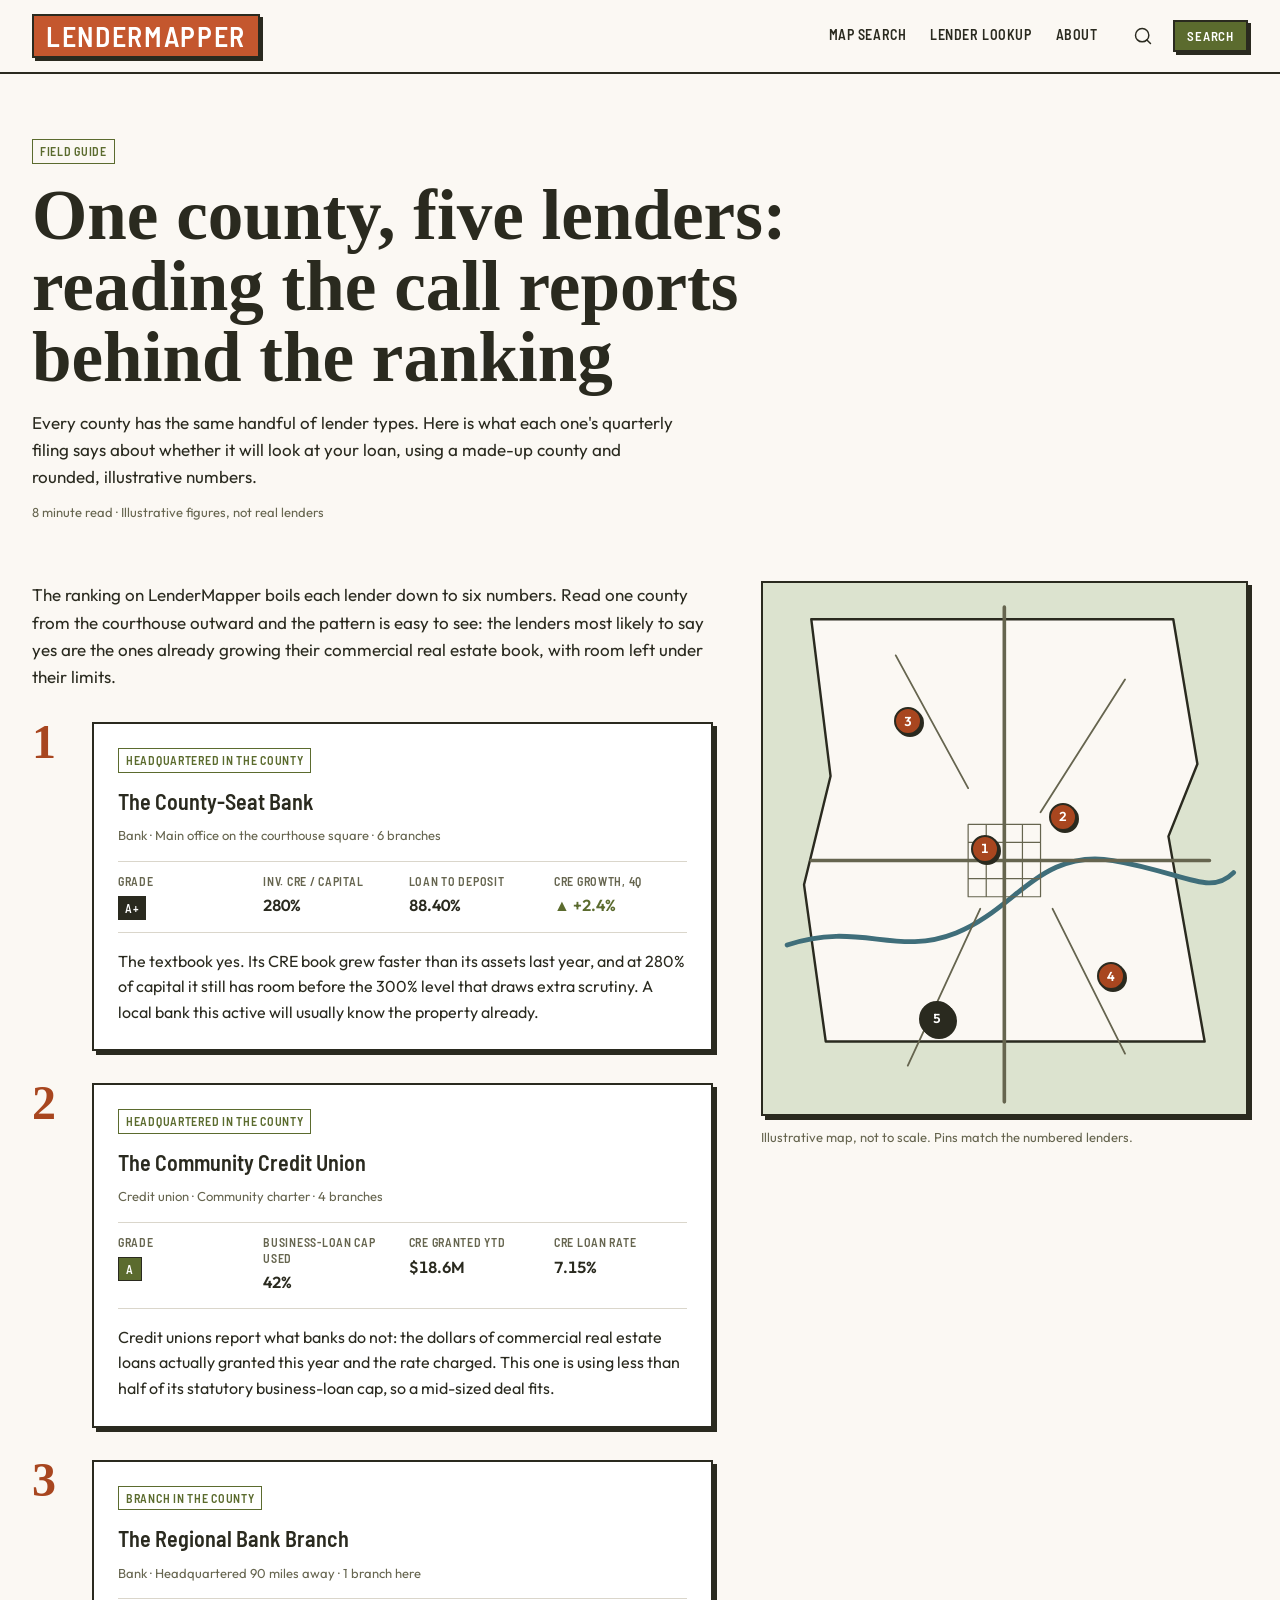
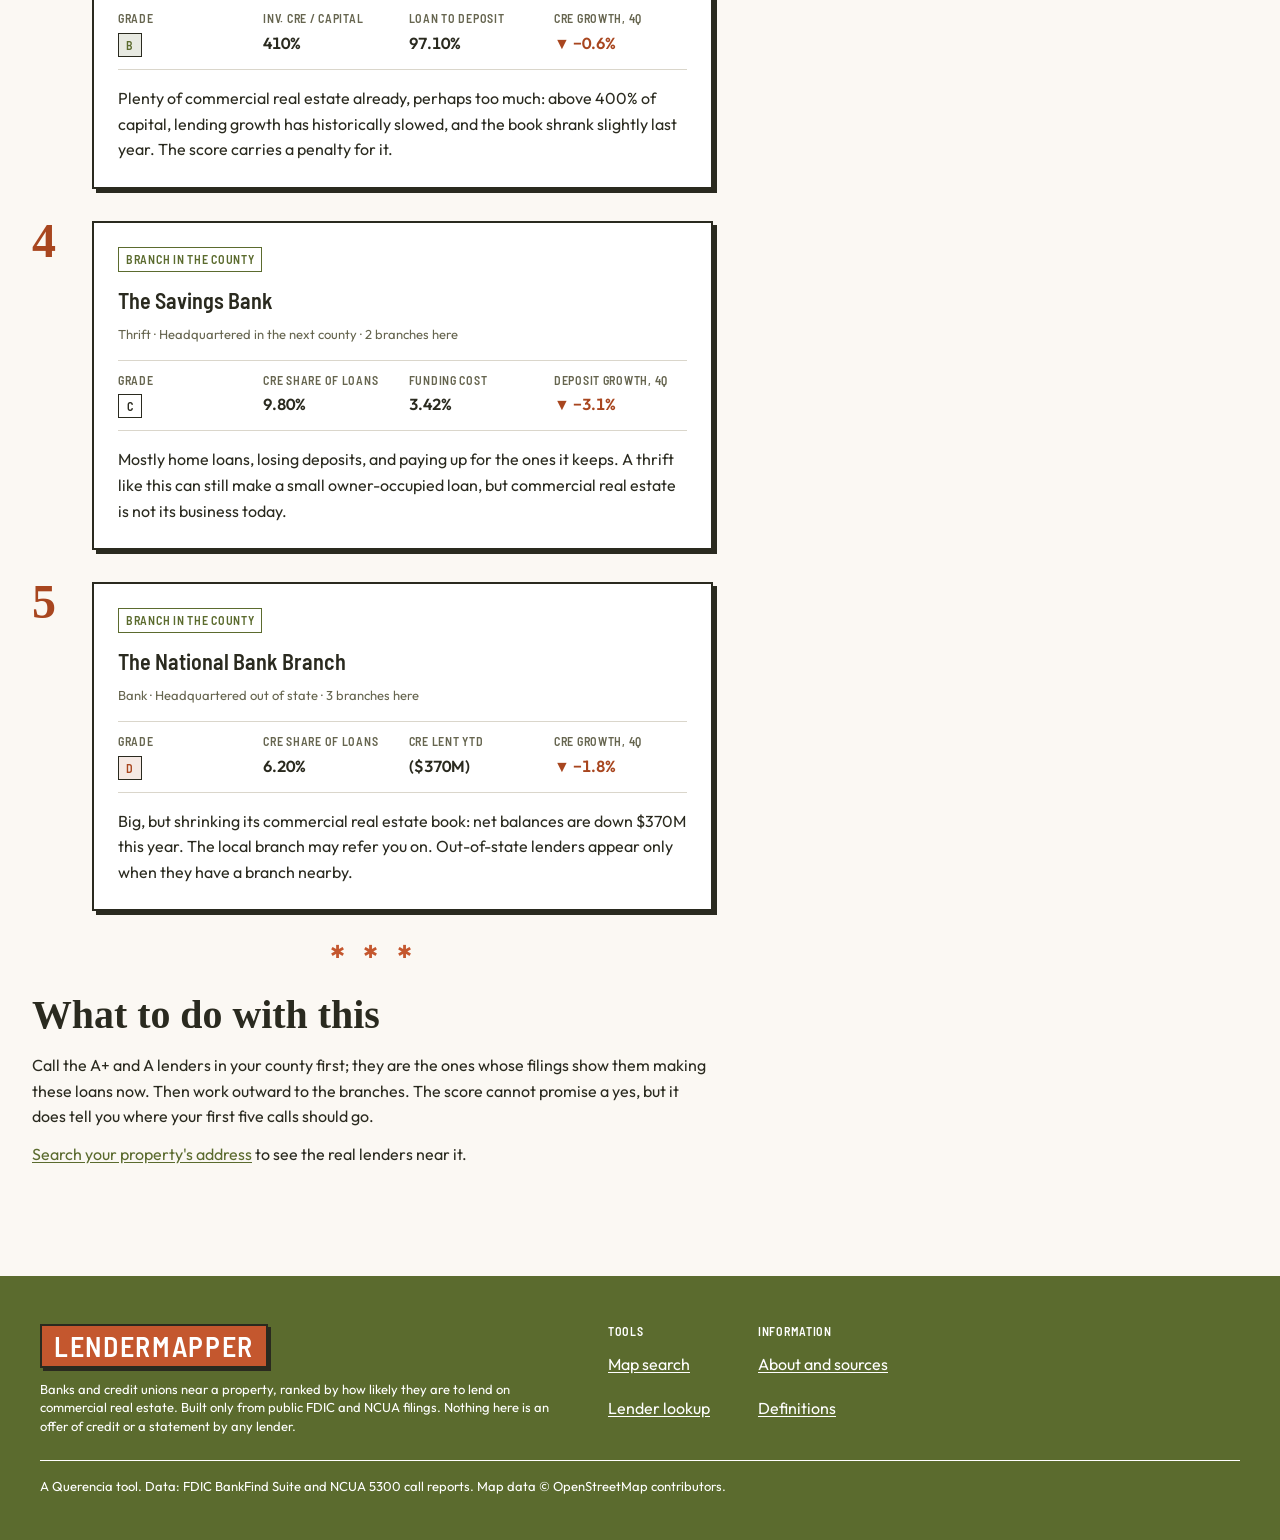
<file: site/article.html>
<!doctype html>
<html lang="en">
<head>
<meta charset="utf-8">
<meta name="viewport" content="width=device-width, initial-scale=1">
<title>One county, five lenders · LenderMapper</title>
<meta name="description" content="Design reference: long read with a sticky numbered map and place cards.">
<meta name="robots" content="noindex">
<link rel="preconnect" href="https://fonts.googleapis.com">
<link rel="preconnect" href="https://fonts.gstatic.com" crossorigin>
<link rel="stylesheet" href="styles/tokens.css">
<link rel="stylesheet" href="styles/base.css">
<link rel="stylesheet" href="styles/components.css">
<link rel="stylesheet" href="styles/devices.css">
<link rel="stylesheet" href="styles/imagery.css">
<link rel="stylesheet" href="styles/pages.css">
<link rel="stylesheet" href="styles/app.css">
</head>
<body class="page-article">
<a class="skip-link" href="#main">Skip to content</a>
<header class="site-header">
  <div class="container-data header-inner">
    <a class="logo" href="./">LenderMapper</a>
    <nav class="site-nav" aria-label="Main">
      <a class="t-nav" href="./">Map search</a>
      <a class="t-nav" href="lookup.html">Lender lookup</a>
      <a class="t-nav" href="about.html">About</a>
    </nav>
    <div class="header-actions">
      <a class="icon-button bare desktop-only" href="lookup.html" aria-label="Find a lender by name"><svg class="icon" aria-hidden="true"><use href="assets/icons.svg#i-search"/></svg></a>
      <a class="button button-primary button-sm desktop-only" href="./#search" data-search>Search</a>
      <a class="icon-button bare phone-only" href="./#search" data-search aria-label="Search by property address"><svg class="icon" aria-hidden="true"><use href="assets/icons.svg#i-search"/></svg></a>
      <button type="button" class="icon-button bare phone-only" data-menu-open aria-expanded="false" aria-controls="menu" aria-label="Menu"><svg class="icon" aria-hidden="true"><use href="assets/icons.svg#i-menu"/></svg></button>
    </div>
  </div>
</header>
<div class="menu-panel" id="menu" role="dialog" aria-modal="true" aria-label="Menu" hidden>
  <div class="container-data header-inner"><a class="logo" href="./">LenderMapper</a><button type="button" class="icon-button bare" data-menu-close aria-label="Close menu"><svg class="icon" aria-hidden="true"><use href="assets/icons.svg#i-x"/></svg></button></div>
  <nav aria-label="Main"><a href="./">Map search</a><a href="lookup.html">Lender lookup</a><a href="about.html">About</a></nav>
</div>

<main id="main">
<article class="container-data article">
  <header class="read-head container-narrow">
    <span class="kicker">Field guide</span>
    <h1>One county, five lenders: reading the call reports behind the ranking</h1>
    <p class="lede">Every county has the same handful of lender types. Here is what each one's quarterly filing says about whether it will look at your loan, using a made-up county and rounded, illustrative numbers.</p>
    <p class="meta">8 minute read · Illustrative figures, not real lenders</p>
  </header>

  <div class="article-split">
    <div class="article-body">
      <p class="article-intro">The ranking on LenderMapper boils each lender down to six numbers. Read one county from the courthouse outward and the pattern is easy to see: the lenders most likely to say yes are the ones already growing their commercial real estate book, with room left under their limits.</p>

      <ol class="places">
        <li class="place" id="place-1" data-pin="1">
          <span class="list-number" aria-hidden="true">1</span>
          <div class="card">
            <div class="card-body">
              <span class="kicker">Headquartered in the county</span>
              <h2 class="card-title t-product">The County-Seat Bank</h2>
              <p class="meta">Bank · Main office on the courthouse square · 6 branches</p>
              <dl class="place-figures">
                <div><dt>Grade</dt><dd><span class="grade gAp">A+</span></dd></div>
                <div><dt>Inv. CRE / capital</dt><dd>280%</dd></div>
                <div><dt>Loan to deposit</dt><dd>88.40%</dd></div>
                <div><dt>CRE growth, 4Q</dt><dd><span class="up"><span aria-hidden="true">▲</span> +2.4%</span></dd></div>
              </dl>
              <p>The textbook yes. Its CRE book grew faster than its assets last year, and at 280% of capital it still has room before the 300% level that draws extra scrutiny. A local bank this active will usually know the property already.</p>
            </div>
          </div>
        </li>
        <li class="place" id="place-2" data-pin="2">
          <span class="list-number" aria-hidden="true">2</span>
          <div class="card">
            <div class="card-body">
              <span class="kicker">Headquartered in the county</span>
              <h2 class="card-title t-product">The Community Credit Union</h2>
              <p class="meta">Credit union · Community charter · 4 branches</p>
              <dl class="place-figures">
                <div><dt>Grade</dt><dd><span class="grade gA">A</span></dd></div>
                <div><dt>Business-loan cap used</dt><dd>42%</dd></div>
                <div><dt>CRE granted YTD</dt><dd>$18.6M</dd></div>
                <div><dt>CRE loan rate</dt><dd>7.15%</dd></div>
              </dl>
              <p>Credit unions report what banks do not: the dollars of commercial real estate loans actually granted this year and the rate charged. This one is using less than half of its statutory business-loan cap, so a mid-sized deal fits.</p>
            </div>
          </div>
        </li>
        <li class="place" id="place-3" data-pin="3">
          <span class="list-number" aria-hidden="true">3</span>
          <div class="card">
            <div class="card-body">
              <span class="kicker">Branch in the county</span>
              <h2 class="card-title t-product">The Regional Bank Branch</h2>
              <p class="meta">Bank · Headquartered 90 miles away · 1 branch here</p>
              <dl class="place-figures">
                <div><dt>Grade</dt><dd><span class="grade gB">B</span></dd></div>
                <div><dt>Inv. CRE / capital</dt><dd>410%</dd></div>
                <div><dt>Loan to deposit</dt><dd>97.10%</dd></div>
                <div><dt>CRE growth, 4Q</dt><dd><span class="down"><span aria-hidden="true">▼</span> −0.6%</span></dd></div>
              </dl>
              <p>Plenty of commercial real estate already, perhaps too much: above 400% of capital, lending growth has historically slowed, and the book shrank slightly last year. The score carries a penalty for it.</p>
            </div>
          </div>
        </li>
        <li class="place" id="place-4" data-pin="4">
          <span class="list-number" aria-hidden="true">4</span>
          <div class="card">
            <div class="card-body">
              <span class="kicker">Branch in the county</span>
              <h2 class="card-title t-product">The Savings Bank</h2>
              <p class="meta">Thrift · Headquartered in the next county · 2 branches here</p>
              <dl class="place-figures">
                <div><dt>Grade</dt><dd><span class="grade gC">C</span></dd></div>
                <div><dt>CRE share of loans</dt><dd>9.80%</dd></div>
                <div><dt>Funding cost</dt><dd>3.42%</dd></div>
                <div><dt>Deposit growth, 4Q</dt><dd><span class="down"><span aria-hidden="true">▼</span> −3.1%</span></dd></div>
              </dl>
              <p>Mostly home loans, losing deposits, and paying up for the ones it keeps. A thrift like this can still make a small owner-occupied loan, but commercial real estate is not its business today.</p>
            </div>
          </div>
        </li>
        <li class="place" id="place-5" data-pin="5">
          <span class="list-number" aria-hidden="true">5</span>
          <div class="card">
            <div class="card-body">
              <span class="kicker">Branch in the county</span>
              <h2 class="card-title t-product">The National Bank Branch</h2>
              <p class="meta">Bank · Headquartered out of state · 3 branches here</p>
              <dl class="place-figures">
                <div><dt>Grade</dt><dd><span class="grade gD">D</span></dd></div>
                <div><dt>CRE share of loans</dt><dd>6.20%</dd></div>
                <div><dt>CRE lent YTD</dt><dd>($370M)</dd></div>
                <div><dt>CRE growth, 4Q</dt><dd><span class="down"><span aria-hidden="true">▼</span> −1.8%</span></dd></div>
              </dl>
              <p>Big, but shrinking its commercial real estate book: net balances are down $370M this year. The local branch may refer you on. Out-of-state lenders appear only when they have a branch nearby.</p>
            </div>
          </div>
        </li>
      </ol>

      <div class="divider" aria-hidden="true"></div>
      <h2>What to do with this</h2>
      <p>Call the A+ and A lenders in your county first; they are the ones whose filings show them making these loans now. Then work outward to the branches. The score cannot promise a yes, but it does tell you where your first five calls should go.</p>
      <p><a href="./">Search your property's address</a> to see the real lenders near it.</p>
    </div>

    <aside class="article-map" aria-label="Map of the five lenders">
      <figure class="sticky-map">
        <div class="map-canvas">
          <svg viewBox="0 0 400 440" aria-hidden="true">
            <path class="county" d="M40 30h300l20 120-24 60 30 170H52l-18-130 22-90z"/>
            <path class="river" d="M20 300c60-20 90 10 140-10s70-70 130-60 80 30 100 10"/>
            <path class="road" d="M200 20v410M40 230h330"/>
            <path class="road minor" d="M110 60l60 110M300 80l-70 110M120 400l60-130M300 390l-60-120"/>
            <path class="blocks" d="M170 200h60v60h-60zM185 200v60M200 200v60M215 200v60M170 215h60M170 230h60M170 245h60"/>
          </svg>
          <button type="button" class="pin" data-go="1" style="left: 46%; top: 50%" aria-label="1. The County-Seat Bank">1</button>
          <button type="button" class="pin" data-go="2" style="left: 62%; top: 44%" aria-label="2. The Community Credit Union">2</button>
          <button type="button" class="pin" data-go="3" style="left: 30%; top: 26%" aria-label="3. The Regional Bank Branch">3</button>
          <button type="button" class="pin" data-go="4" style="left: 72%; top: 74%" aria-label="4. The Savings Bank">4</button>
          <button type="button" class="pin" data-go="5" style="left: 36%; top: 82%" aria-label="5. The National Bank Branch">5</button>
        </div>
        <figcaption>Illustrative map, not to scale. Pins match the numbered lenders.</figcaption>
      </figure>
    </aside>
  </div>
</article>
</main>

<footer class="footer">
  <div class="container footer-grid">
    <div><a class="logo" href="./">LenderMapper</a><p class="small">Banks and credit unions near a property, ranked by how likely they are to lend on commercial real estate. Built only from public FDIC and NCUA filings. Nothing here is an offer of credit or a statement by any lender.</p></div>
    <nav aria-label="Tools"><span class="t-label">Tools</span><a href="./">Map search</a><a href="lookup.html">Lender lookup</a></nav>
    <nav aria-label="Information"><span class="t-label">Information</span><a href="about.html">About and sources</a><a href="about.html#definitions">Definitions</a></nav>
  </div>
  <div class="container"><p class="small footer-base">A Querencia tool. Data: FDIC BankFind Suite and NCUA 5300 call reports. Map data © OpenStreetMap contributors.</p></div>
</footer>
<script>
'use strict';
// the pin for the lender being read is shown selected; clicking a pin jumps to its lender
const pins = [...document.querySelectorAll('.map-canvas .pin')];
const select = n => pins.forEach(p => p.classList.toggle('selected', p.dataset.go === n));
pins.forEach(p => p.addEventListener('click', () => { const t = document.getElementById('place-' + p.dataset.go); t.scrollIntoView({ block: 'center' }); t.querySelector('h2').setAttribute('tabindex', '-1'); t.querySelector('h2').focus({ preventScroll: true }); select(p.dataset.go); }));
const io = new IntersectionObserver(es => es.forEach(e => { if (e.isIntersecting) select(e.target.dataset.pin); }), { rootMargin: '-45% 0px -45% 0px' });
document.querySelectorAll('.place').forEach(el => io.observe(el));
select('1');
</script>
<script src="site.js"></script>
</body>
</html>
</file>
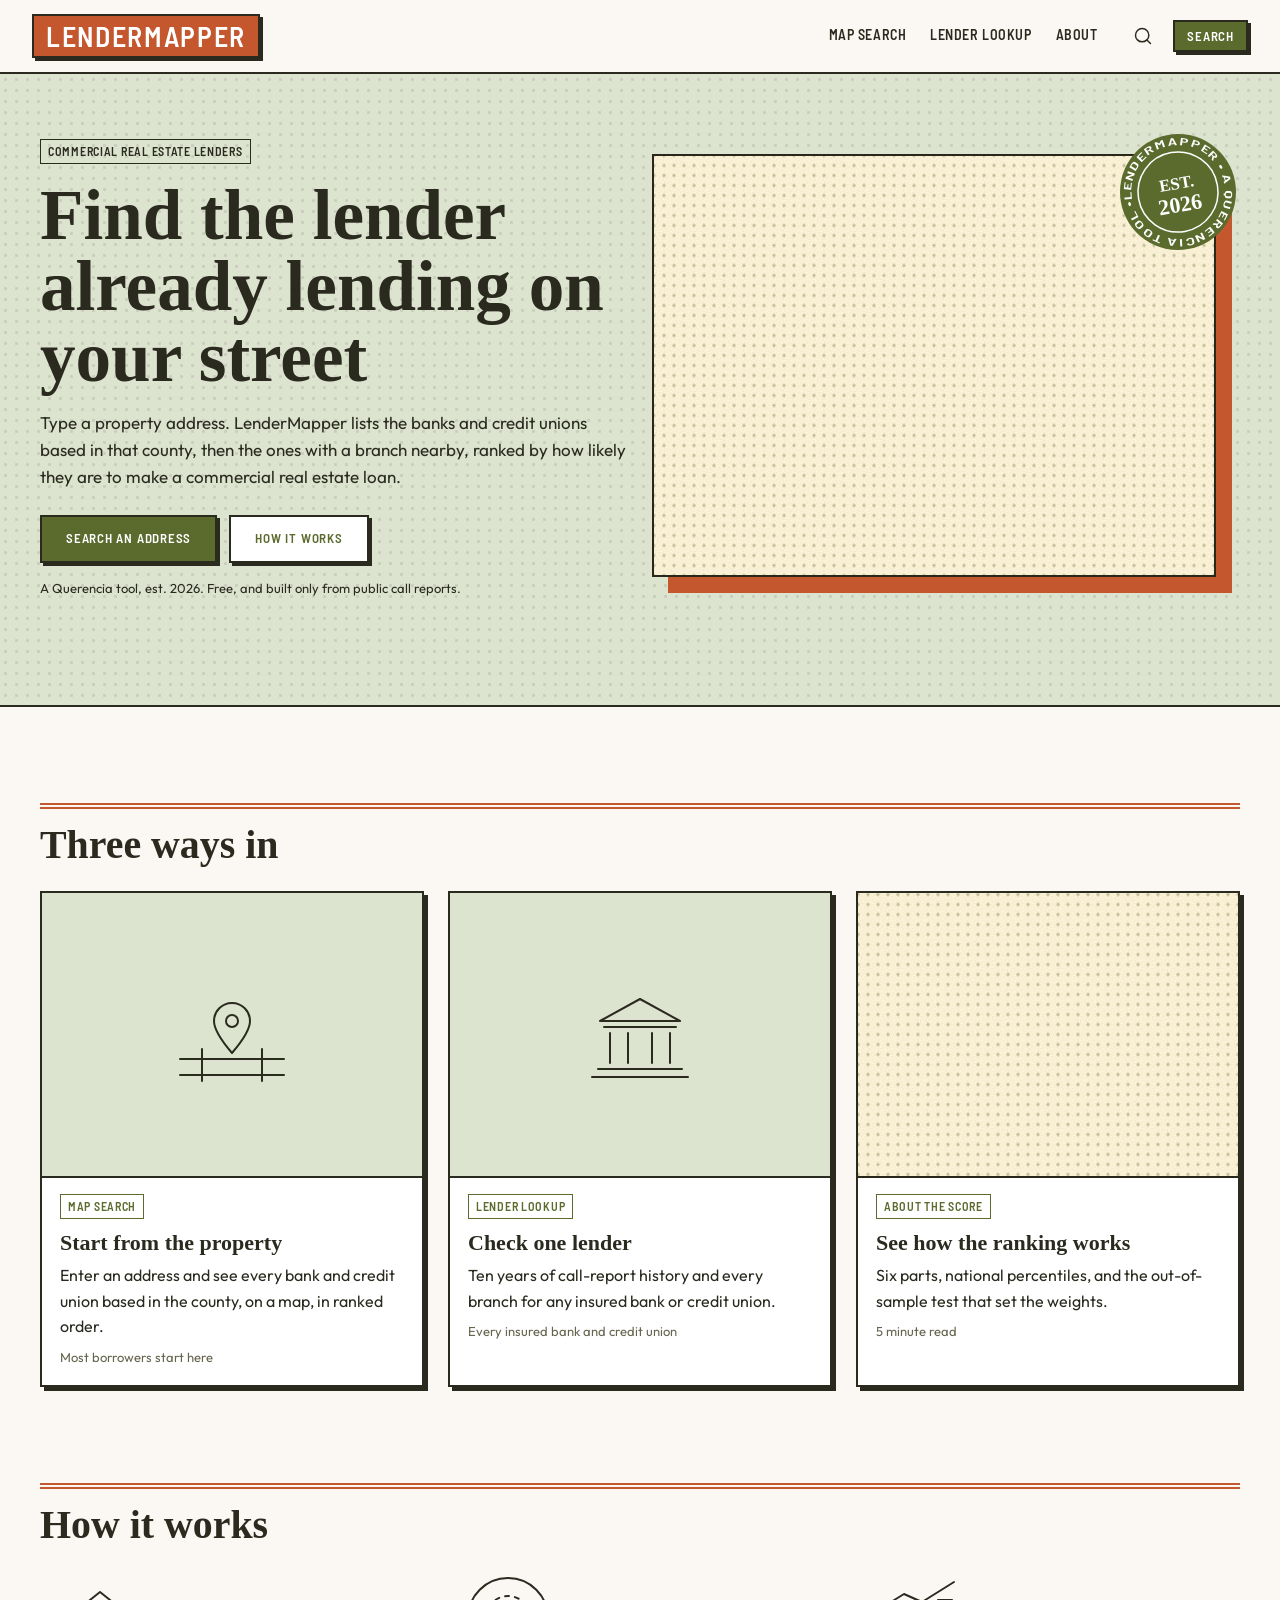
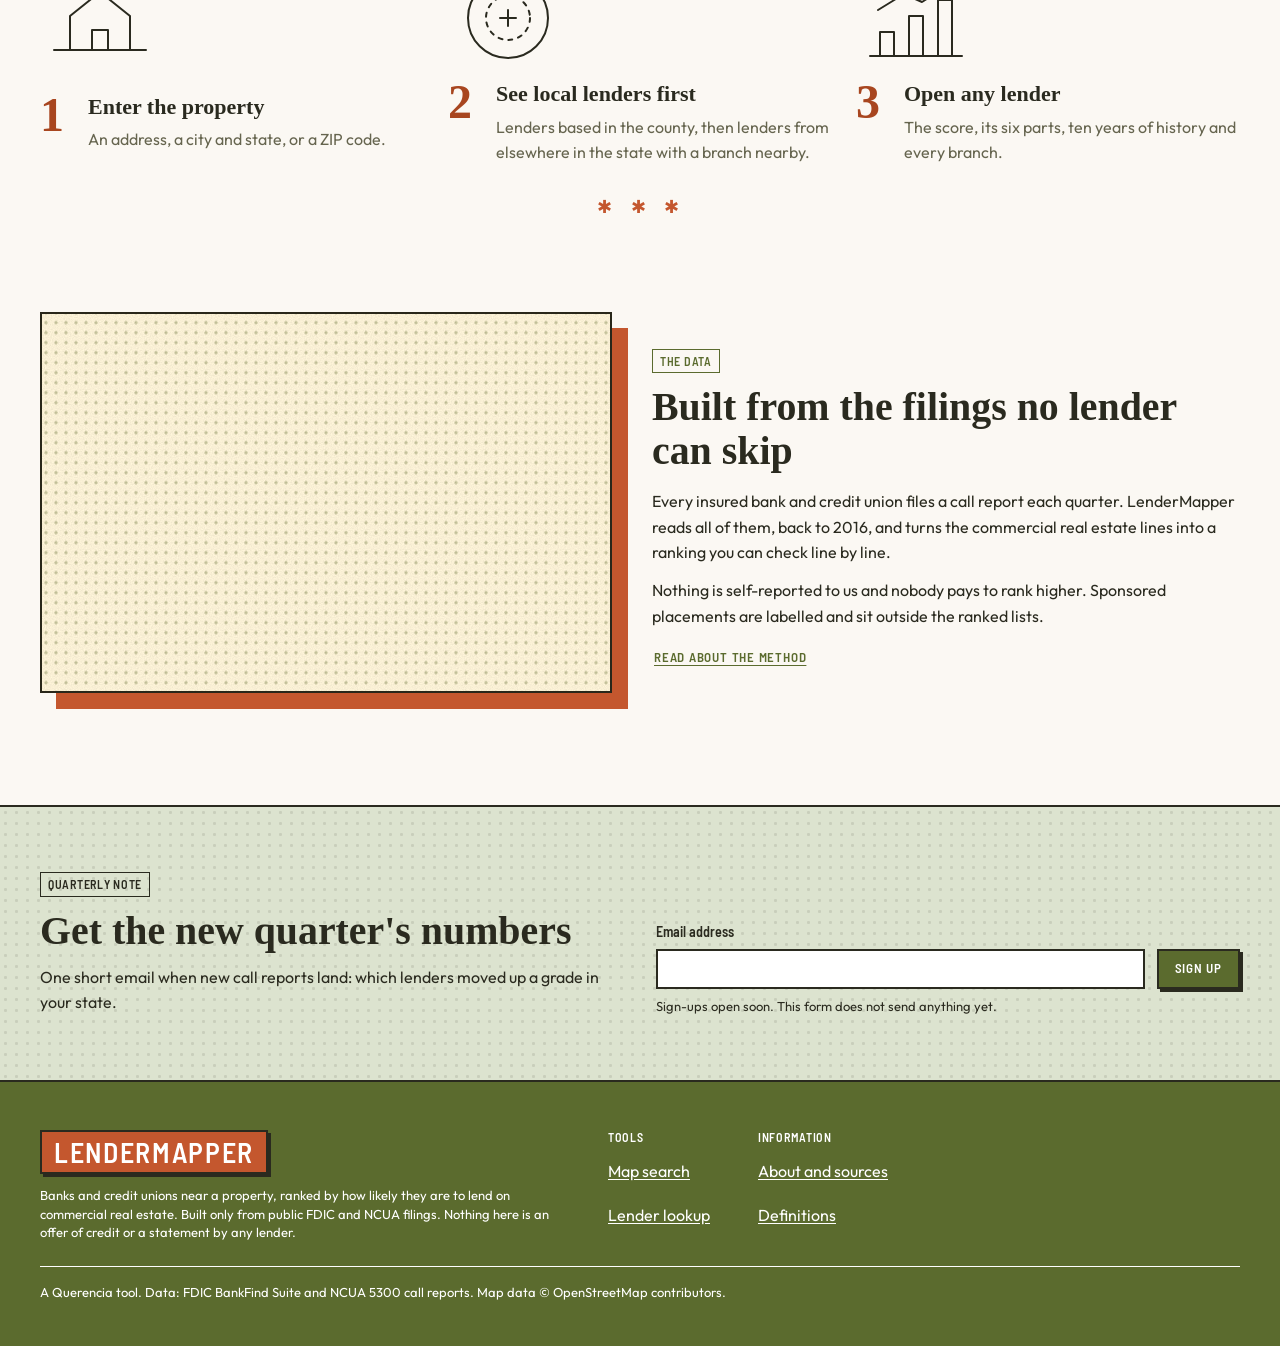
<file: site/landing.html>
<!doctype html>
<html lang="en">
<head>
<meta charset="utf-8">
<meta name="viewport" content="width=device-width, initial-scale=1">
<title>LenderMapper</title>
<meta name="description" content="Design reference: LenderMapper landing page.">
<meta name="robots" content="noindex">
<link rel="preconnect" href="https://fonts.googleapis.com">
<link rel="preconnect" href="https://fonts.gstatic.com" crossorigin>
<link rel="stylesheet" href="styles/tokens.css">
<link rel="stylesheet" href="styles/base.css">
<link rel="stylesheet" href="styles/components.css">
<link rel="stylesheet" href="styles/devices.css">
<link rel="stylesheet" href="styles/imagery.css">
<link rel="stylesheet" href="styles/pages.css">
</head>
<body class="page-landing">
<a class="skip-link" href="#main">Skip to content</a>
<header class="site-header">
  <div class="container-data header-inner">
    <a class="logo" href="./">LenderMapper</a>
    <nav class="site-nav" aria-label="Main">
      <a class="t-nav" href="./">Map search</a>
      <a class="t-nav" href="lookup.html">Lender lookup</a>
      <a class="t-nav" href="about.html">About</a>
    </nav>
    <div class="header-actions">
      <a class="icon-button bare desktop-only" href="lookup.html" aria-label="Find a lender by name"><svg class="icon" aria-hidden="true"><use href="assets/icons.svg#i-search"/></svg></a>
      <a class="button button-primary button-sm desktop-only" href="./#search" data-search>Search</a>
      <a class="icon-button bare phone-only" href="./#search" data-search aria-label="Search by property address"><svg class="icon" aria-hidden="true"><use href="assets/icons.svg#i-search"/></svg></a>
      <button type="button" class="icon-button bare phone-only" data-menu-open aria-expanded="false" aria-controls="menu" aria-label="Menu"><svg class="icon" aria-hidden="true"><use href="assets/icons.svg#i-menu"/></svg></button>
    </div>
  </div>
</header>
<div class="menu-panel" id="menu" role="dialog" aria-modal="true" aria-label="Menu" hidden>
  <div class="container-data header-inner"><a class="logo" href="./">LenderMapper</a><button type="button" class="icon-button bare" data-menu-close aria-label="Close menu"><svg class="icon" aria-hidden="true"><use href="assets/icons.svg#i-x"/></svg></button></div>
  <nav aria-label="Main"><a href="./">Map search</a><a href="lookup.html">Lender lookup</a><a href="about.html">About</a></nav>
</div>

<main id="main">
<section class="band hero-band" aria-labelledby="hero-h">
  <div class="container grid hero-grid">
    <div class="hero-copy" style="--span: 6; --span-tablet: 8">
      <span class="kicker">Commercial real estate lenders</span>
      <h1 id="hero-h">Find the lender already lending on your street</h1>
      <p class="lede">Type a property address. LenderMapper lists the banks and credit unions based in that county, then the ones with a branch nearby, ranked by how likely they are to make a commercial real estate loan.</p>
      <div class="hero-actions">
        <a class="button button-primary button-lg" href="./#search">Search an address</a>
        <a class="button button-secondary button-lg" href="#how">How it works</a>
      </div>
      <p class="small">A Querencia tool, est. 2026. Free, and built only from public call reports.</p>
    </div>
    <div class="hero-media" style="--span: 6; --span-tablet: 8">
      <figure class="frame">
        <!-- Photo to come: set style="background-image:url(assets/photos/hero.webp)" and remove image-missing -->
        <div class="photo hero-image image-missing" role="img" aria-label="Placeholder for a photo of a small-town bank branch on a main street"></div>
        <span class="badge" aria-hidden="true"><svg viewBox="0 0 120 120"><defs><path id="stamp-ring-path" d="M60 60m-47 0a47 47 0 1 1 94 0a47 47 0 1 1-94 0"/></defs><circle class="stamp-disc" cx="60" cy="60" r="58"/><circle class="stamp-ring" cx="60" cy="60" r="40"/><text class="stamp-text"><textPath href="#stamp-ring-path" textLength="295" lengthAdjust="spacingAndGlyphs">LENDERMAPPER • A QUERENCIA TOOL •</textPath></text><text class="stamp-mark" x="60" y="57" text-anchor="middle" font-size="17">EST.</text><text class="stamp-mark" x="60" y="80" text-anchor="middle" font-size="22">2026</text></svg></span>
      </figure>
    </div>
  </div>
</section>

<section class="container page-section" aria-labelledby="ways-h">
  <div class="section-head"><h2 id="ways-h">Three ways in</h2></div>
  <ul class="card-grid">
    <li><a class="card" href="./">
      <div class="card-image illustration-panel"><svg class="illustration" viewBox="0 0 120 96" aria-hidden="true"><path d="M8 72h104M8 88h104M30 62v32M90 62v32"/><path d="M60 66C48 52 42 42 42 34a18 18 0 0 1 36 0c0 8-6 18-18 32z"/><circle cx="60" cy="34" r="6"/></svg></div>
      <div class="card-body"><span class="kicker">Map search</span><span class="card-title">Start from the property</span><p>Enter an address and see every bank and credit union based in the county, on a map, in ranked order.</p><p class="meta">Most borrowers start here</p></div>
    </a></li>
    <li><a class="card" href="lookup.html">
      <div class="card-image illustration-panel"><svg class="illustration" viewBox="0 0 120 96" aria-hidden="true"><path d="M20 34 60 12l40 22z"/><path d="M24 40h72M30 46v30M48 46v30M72 46v30M90 46v30"/><path d="M18 82h84M12 90h96"/></svg></div>
      <div class="card-body"><span class="kicker">Lender lookup</span><span class="card-title">Check one lender</span><p>Ten years of call-report history and every branch for any insured bank or credit union.</p><p class="meta">Every insured bank and credit union</p></div>
    </a></li>
    <li><a class="card" href="about.html">
      <!-- Missing image: the pattern block stands in until a photo exists -->
      <div class="card-image photo image-missing" role="img" aria-label="Placeholder for a photo of a loan officer reviewing a site plan"></div>
      <div class="card-body"><span class="kicker">About the score</span><span class="card-title">See how the ranking works</span><p>Six parts, national percentiles, and the out-of-sample test that set the weights.</p><p class="meta">5 minute read</p></div>
    </a></li>
  </ul>
</section>

<section class="container page-section" id="how" aria-labelledby="how-h">
  <div class="section-head"><h2 id="how-h">How it works</h2></div>
  <ol class="steps">
    <li>
      <svg class="illustration" viewBox="0 0 120 96" aria-hidden="true"><path d="M30 80V46l30-24 30 24v34z"/><path d="M52 80V60h16v20"/><path d="M14 80h92"/></svg>
      <span class="list-number" aria-hidden="true">1</span>
      <div><h3>Enter the property</h3><p>An address, a city and state, or a ZIP code.</p></div>
    </li>
    <li>
      <svg class="illustration" viewBox="0 0 120 96" aria-hidden="true"><circle cx="60" cy="48" r="40"/><circle cx="60" cy="48" r="22" stroke-dasharray="4 6"/><path d="M60 40v16M52 48h16"/></svg>
      <span class="list-number" aria-hidden="true">2</span>
      <div><h3>See local lenders first</h3><p>Lenders based in the county, then lenders from elsewhere in the state with a branch nearby.</p></div>
    </li>
    <li>
      <svg class="illustration" viewBox="0 0 120 96" aria-hidden="true"><path d="M14 86h92"/><path d="M24 86V62h14v24M53 86V46h14v40M82 86V30h14v56"/><path d="M22 40l26-16 18 8 32-20"/></svg>
      <span class="list-number" aria-hidden="true">3</span>
      <div><h3>Open any lender</h3><p>The score, its six parts, ten years of history and every branch.</p></div>
    </li>
  </ol>
</section>

<div class="container"><div class="divider" aria-hidden="true"></div></div>

<section class="container page-section feature" aria-labelledby="feat-h">
  <div class="grid">
    <div style="--span: 6; --span-tablet: 8">
      <figure class="frame">
        <div class="photo feature-image image-missing" role="img" aria-label="Placeholder for a photo of a stack of printed quarterly call reports"></div>
      </figure>
    </div>
    <div class="feature-copy" style="--span: 6; --span-tablet: 8">
      <span class="kicker">The data</span>
      <h2 id="feat-h">Built from the filings no lender can skip</h2>
      <p>Every insured bank and credit union files a call report each quarter. LenderMapper reads all of them, back to 2016, and turns the commercial real estate lines into a ranking you can check line by line.</p>
      <p>Nothing is self-reported to us and nobody pays to rank higher. Sponsored placements are labelled and sit outside the ranked lists.</p>
      <a class="button button-text" href="about.html">Read about the method</a>
    </div>
  </div>
</section>

<section class="band newsletter" aria-labelledby="news-h">
  <div class="container newsletter-inner">
    <div>
      <span class="kicker">Quarterly note</span>
      <h2 id="news-h">Get the new quarter's numbers</h2>
      <p class="muted">One short email when new call reports land: which lenders moved up a grade in your state.</p>
    </div>
    <form class="newsletter-form" id="news-form" novalidate>
      <div class="field" id="news-field">
        <label class="field-label" for="news-email">Email address</label>
        <div class="searchbar-row"><input class="input" id="news-email" type="email" autocomplete="email" aria-describedby="news-msg"><button class="button button-primary" type="submit">Sign up</button></div>
        <p class="field-help" id="news-msg">Sign-ups open soon. This form does not send anything yet.</p>
      </div>
    </form>
  </div>
</section>
</main>

<footer class="footer">
  <div class="container footer-grid">
    <div><a class="logo" href="./">LenderMapper</a><p class="small">Banks and credit unions near a property, ranked by how likely they are to lend on commercial real estate. Built only from public FDIC and NCUA filings. Nothing here is an offer of credit or a statement by any lender.</p></div>
    <nav aria-label="Tools"><span class="t-label">Tools</span><a href="./">Map search</a><a href="lookup.html">Lender lookup</a></nav>
    <nav aria-label="Information"><span class="t-label">Information</span><a href="about.html">About and sources</a><a href="about.html#definitions">Definitions</a></nav>
  </div>
  <div class="container"><p class="small footer-base">A Querencia tool. Data: FDIC BankFind Suite and NCUA 5300 call reports. Map data © OpenStreetMap contributors.</p></div>
</footer>
<script>
'use strict';
// reference only: shows the field error state; nothing is sent
document.getElementById('news-form').addEventListener('submit', e => {
  e.preventDefault();
  const f = document.getElementById('news-field'), v = document.getElementById('news-email').value.trim(), msg = document.getElementById('news-msg');
  const ok = /^[^@\s]+@[^@\s]+\.[^@\s]+$/.test(v);
  f.classList.toggle('has-error', !ok);
  document.getElementById('news-email').setAttribute('aria-invalid', String(!ok));
  msg.className = ok ? 'field-help' : 'field-error';
  msg.innerHTML = ok ? 'Thanks. Sign-ups open soon; nothing was sent.' : '<svg class="icon" aria-hidden="true"><use href="assets/icons.svg#i-circle-alert"/></svg>Enter an email address like name@example.com.';
});
</script>
<script src="site.js"></script>
</body>
</html>
</file>
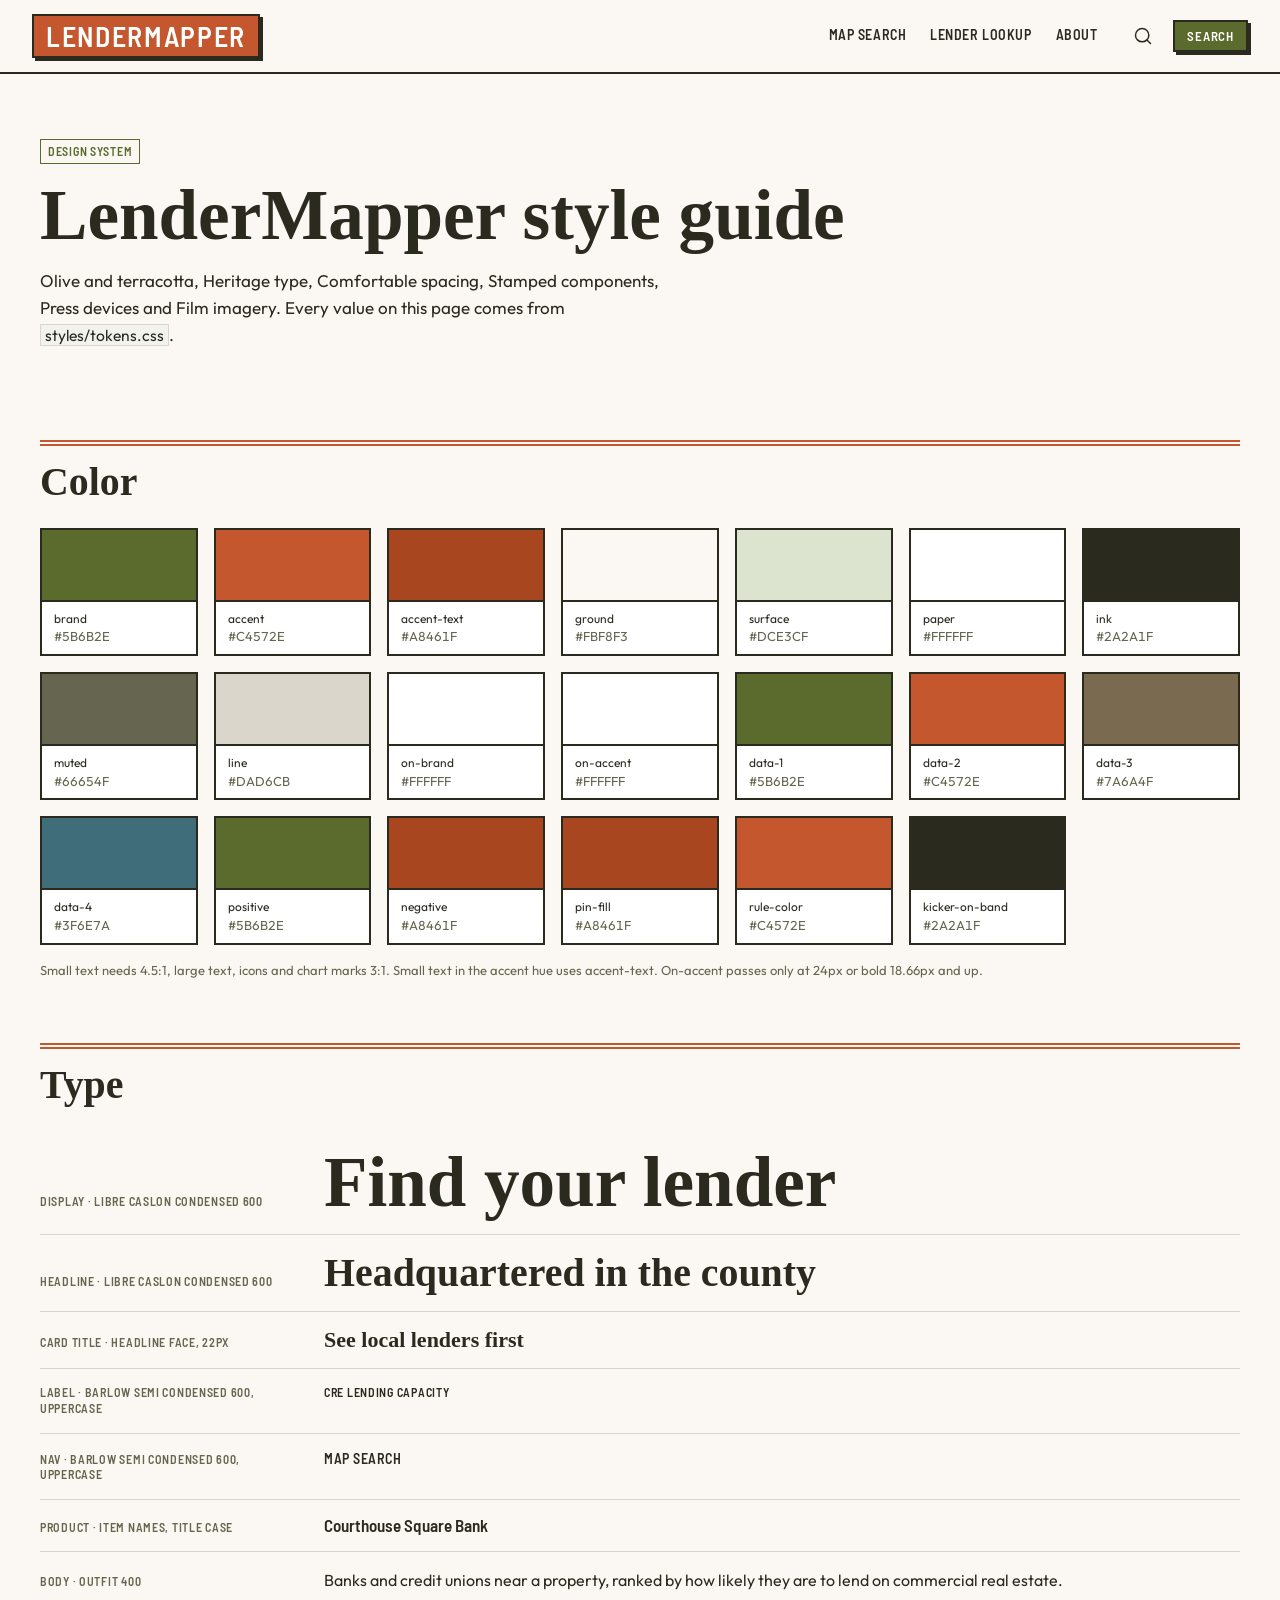
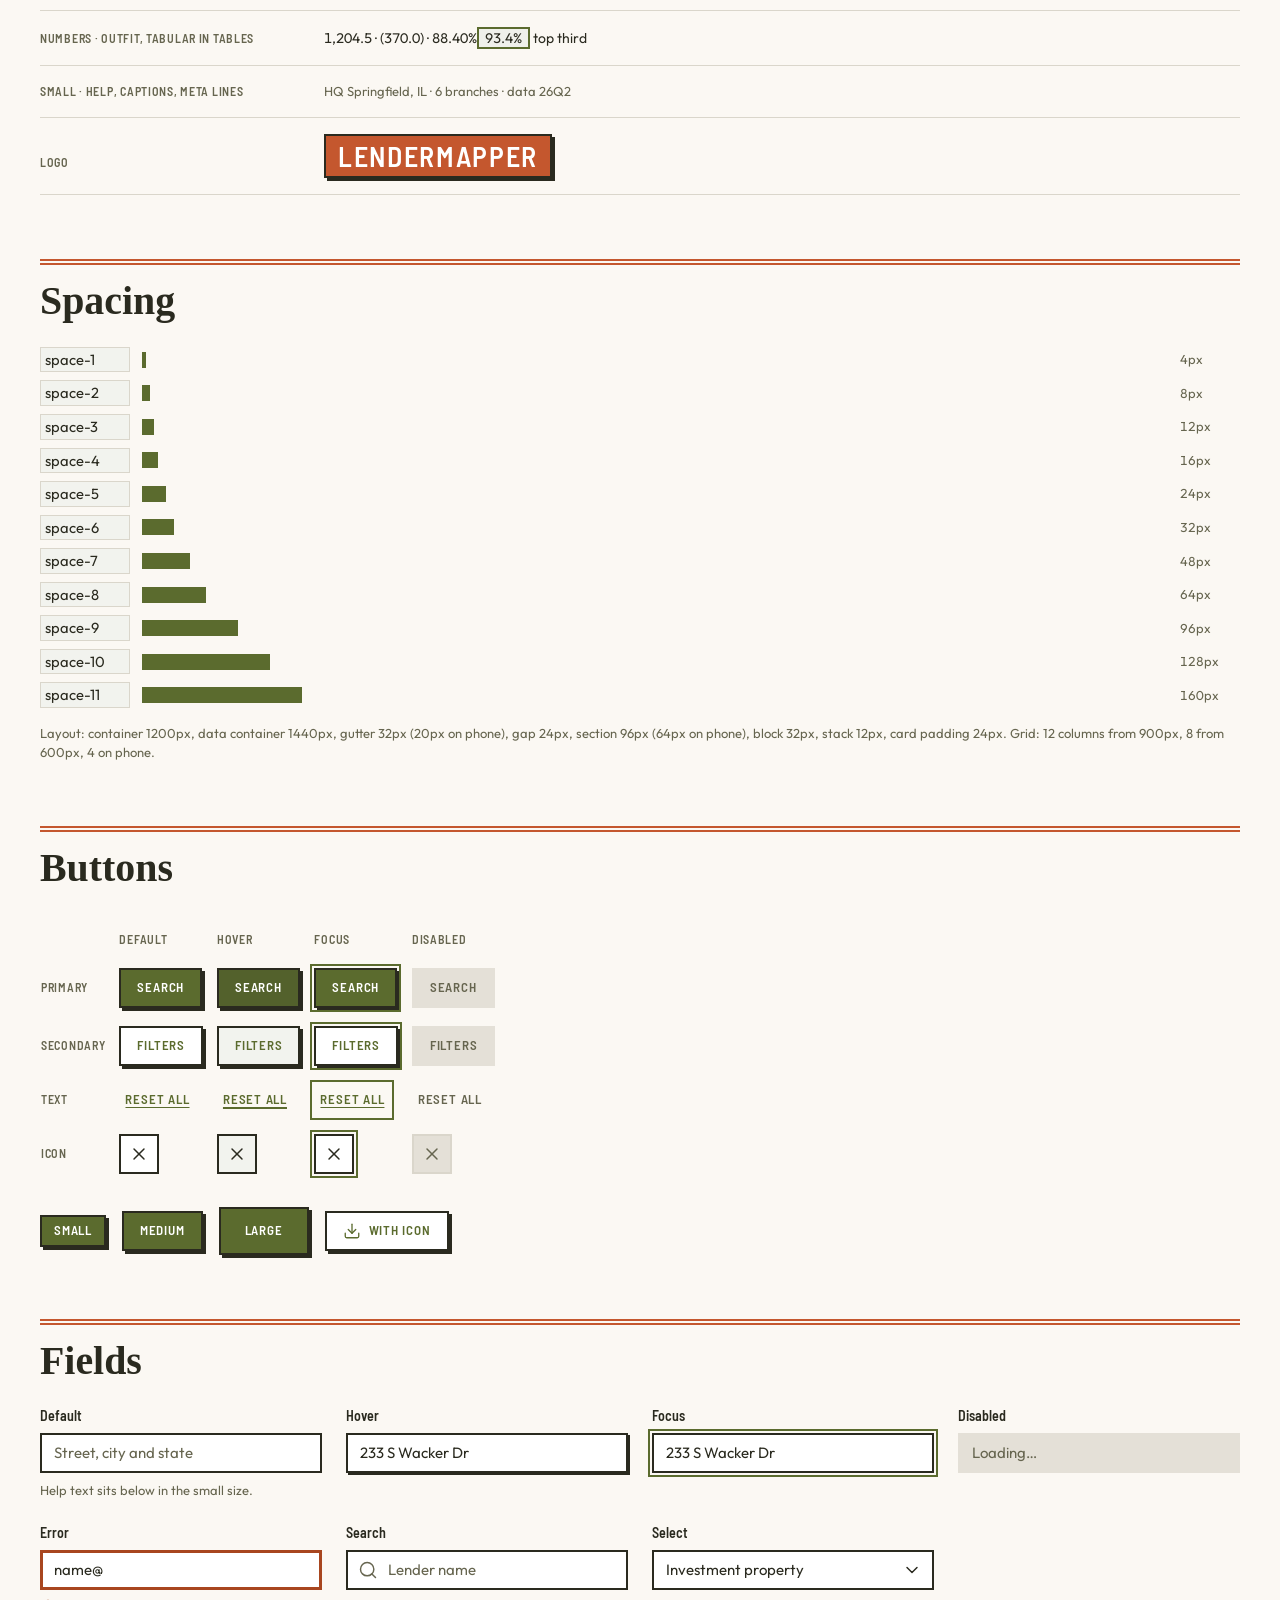
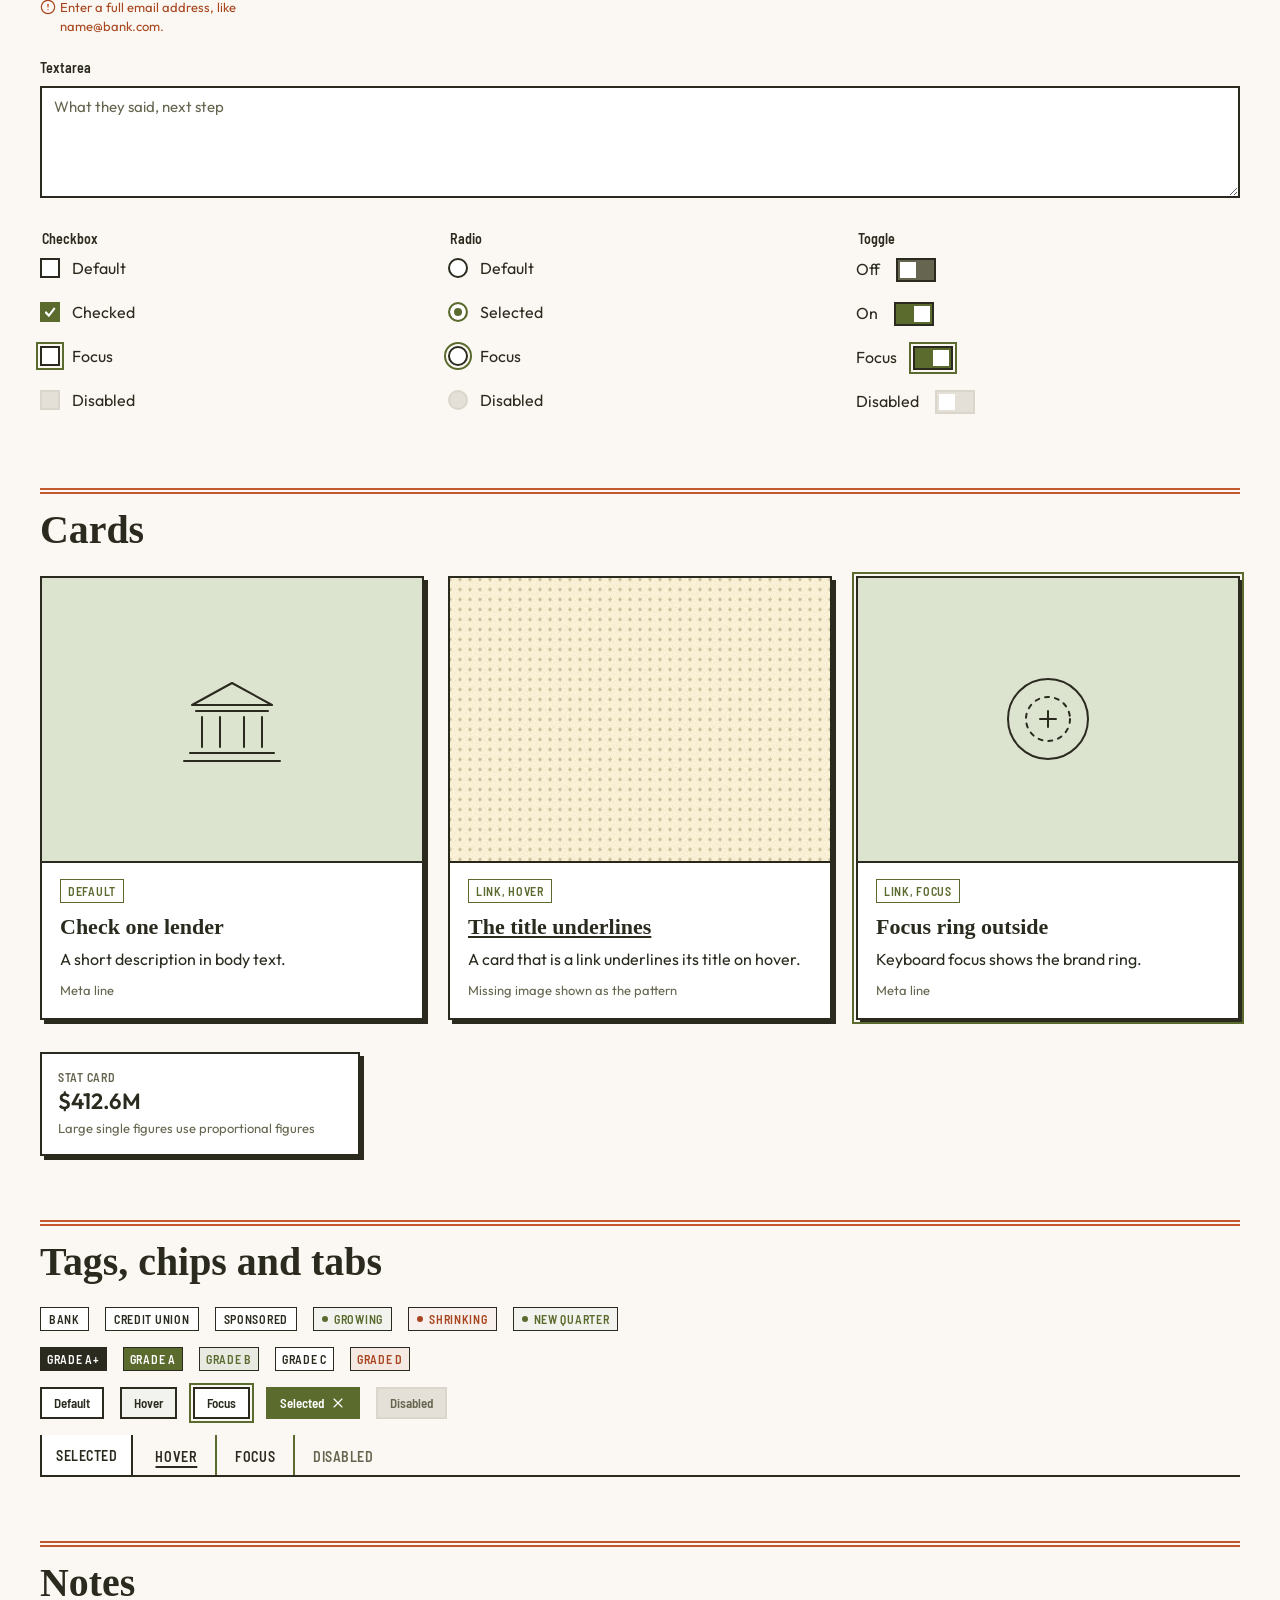
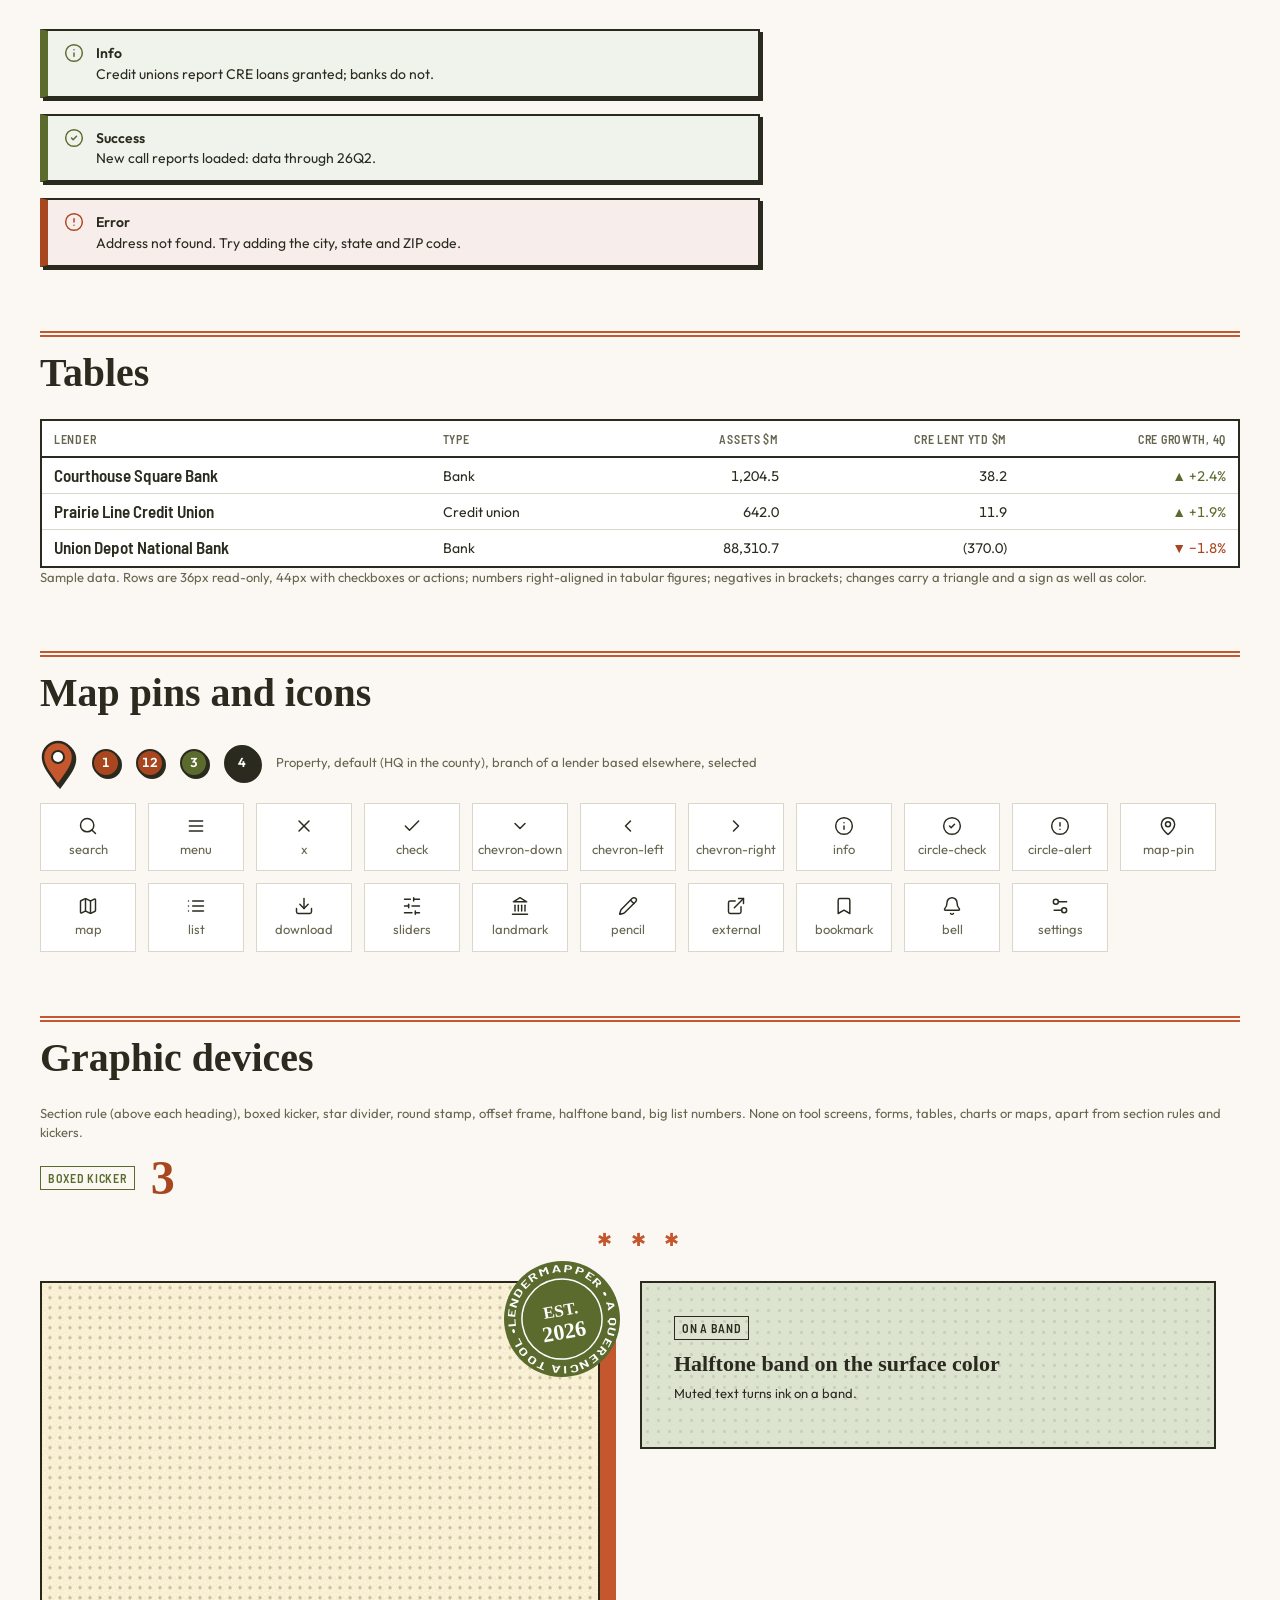
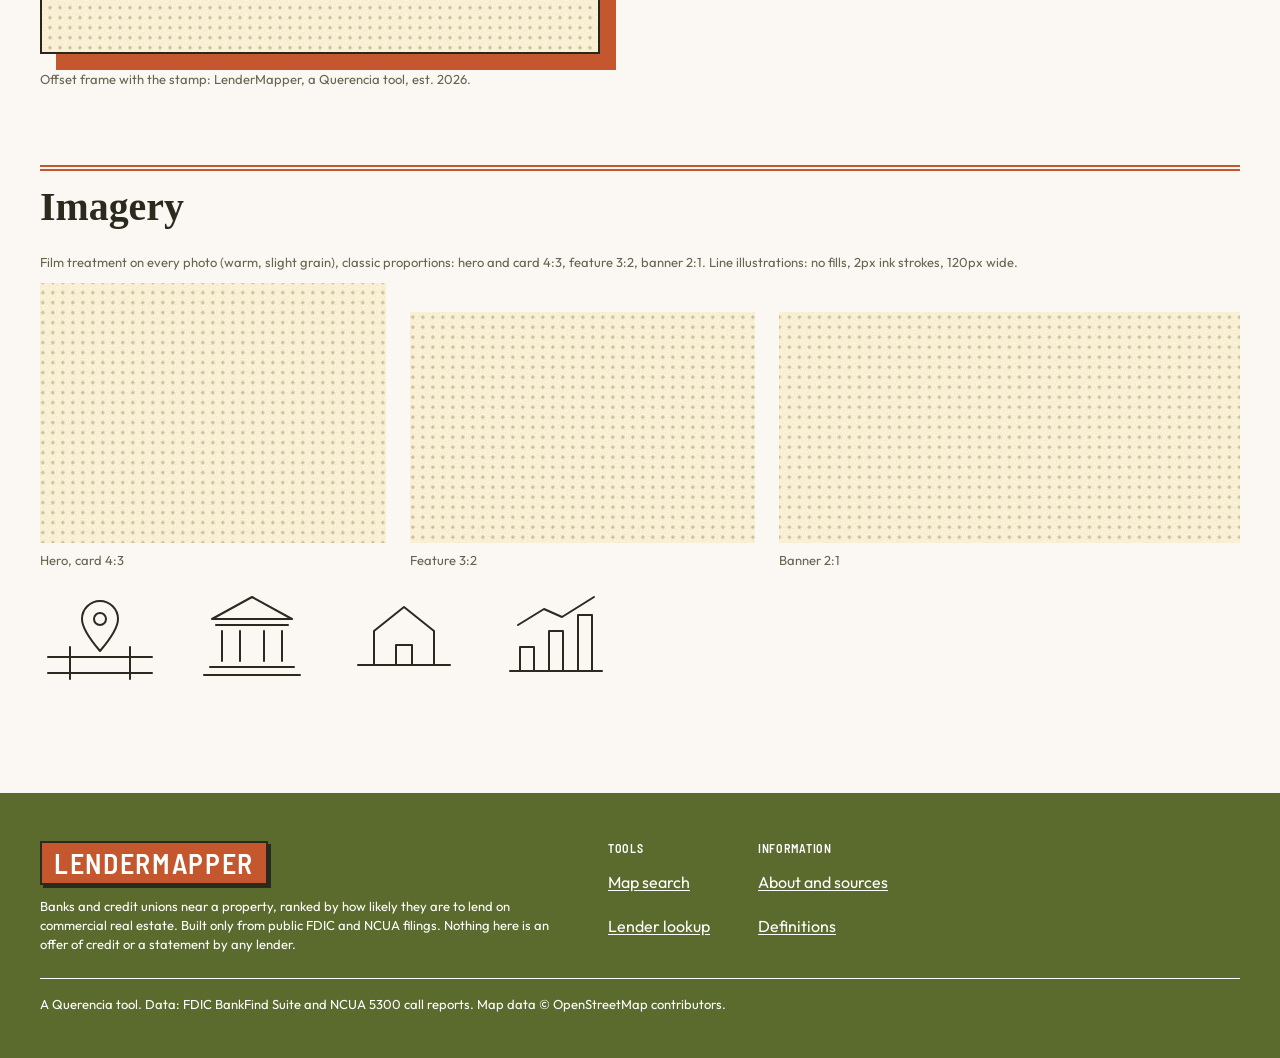
<file: site/styleguide.html>
<!doctype html>
<html lang="en">
<head>
<meta charset="utf-8">
<meta name="viewport" content="width=device-width, initial-scale=1">
<title>Style guide · LenderMapper</title>
<meta name="description" content="LenderMapper design system: color, type, spacing, components and devices.">
<meta name="robots" content="noindex">
<link rel="preconnect" href="https://fonts.googleapis.com">
<link rel="preconnect" href="https://fonts.gstatic.com" crossorigin>
<link rel="stylesheet" href="styles/tokens.css">
<link rel="stylesheet" href="styles/base.css">
<link rel="stylesheet" href="styles/components.css">
<link rel="stylesheet" href="styles/devices.css">
<link rel="stylesheet" href="styles/imagery.css">
<link rel="stylesheet" href="styles/pages.css">
<link rel="stylesheet" href="styles/app.css">
</head>
<body class="page-styleguide">
<a class="skip-link" href="#main">Skip to content</a>
<header class="site-header">
  <div class="container-data header-inner">
    <a class="logo" href="./">LenderMapper</a>
    <nav class="site-nav" aria-label="Main">
      <a class="t-nav" href="./">Map search</a>
      <a class="t-nav" href="lookup.html">Lender lookup</a>
      <a class="t-nav" href="about.html">About</a>
    </nav>
    <div class="header-actions">
      <a class="icon-button bare desktop-only" href="lookup.html" aria-label="Find a lender by name"><svg class="icon" aria-hidden="true"><use href="assets/icons.svg#i-search"/></svg></a>
      <a class="button button-primary button-sm desktop-only" href="./#search" data-search>Search</a>
      <a class="icon-button bare phone-only" href="./#search" data-search aria-label="Search by property address"><svg class="icon" aria-hidden="true"><use href="assets/icons.svg#i-search"/></svg></a>
      <button type="button" class="icon-button bare phone-only" data-menu-open aria-expanded="false" aria-controls="menu" aria-label="Menu"><svg class="icon" aria-hidden="true"><use href="assets/icons.svg#i-menu"/></svg></button>
    </div>
  </div>
</header>
<div class="menu-panel" id="menu" role="dialog" aria-modal="true" aria-label="Menu" hidden>
  <div class="container-data header-inner"><a class="logo" href="./">LenderMapper</a><button type="button" class="icon-button bare" data-menu-close aria-label="Close menu"><svg class="icon" aria-hidden="true"><use href="assets/icons.svg#i-x"/></svg></button></div>
  <nav aria-label="Main"><a href="./">Map search</a><a href="lookup.html">Lender lookup</a><a href="about.html">About</a></nav>
</div>

<main id="main">
<div class="container sg">
  <header class="read-head">
    <span class="kicker">Design system</span>
    <h1>LenderMapper style guide</h1>
    <p class="lede">Olive and terracotta, Heritage type, Comfortable spacing, Stamped components, Press devices and Film imagery. Every value on this page comes from <code>styles/tokens.css</code>.</p>
  </header>

  <section class="sg-section" aria-labelledby="sg-color">
    <div class="section-head"><h2 id="sg-color">Color</h2></div>
    <div class="swatches" id="swatches"></div>
    <p class="small">Small text needs 4.5:1, large text, icons and chart marks 3:1. Small text in the accent hue uses accent-text. On-accent passes only at 24px or bold 18.66px and up.</p>
  </section>

  <section class="sg-section" aria-labelledby="sg-type">
    <div class="section-head"><h2 id="sg-type">Type</h2></div>
    <dl class="type-roles">
      <div><dt class="t-label muted">Display · Libre Caslon Condensed 600</dt><dd class="t-display">Find your lender</dd></div>
      <div><dt class="t-label muted">Headline · Libre Caslon Condensed 600</dt><dd class="t-headline">Headquartered in the county</dd></div>
      <div><dt class="t-label muted">Card title · headline face, 22px</dt><dd class="card-title">See local lenders first</dd></div>
      <div><dt class="t-label muted">Label · Barlow Semi Condensed 600, uppercase</dt><dd class="t-label">CRE lending capacity</dd></div>
      <div><dt class="t-label muted">Nav · Barlow Semi Condensed 600, uppercase</dt><dd class="t-nav">Map search</dd></div>
      <div><dt class="t-label muted">Product · item names, title case</dt><dd class="t-product">Courthouse Square Bank</dd></div>
      <div><dt class="t-label muted">Body · Outfit 400</dt><dd class="t-body">Banks and credit unions near a property, ranked by how likely they are to lend on commercial real estate.</dd></div>
      <div><dt class="t-label muted">Numbers · Outfit, tabular in tables</dt><dd class="t-numbers figures">1,204.5 · (370.0) · 88.40% · <span class="top3">93.4%</span> top third</dd></div>
      <div><dt class="t-label muted">Small · help, captions, meta lines</dt><dd class="small">HQ Springfield, IL · 6 branches · data 26Q2</dd></div>
      <div><dt class="t-label muted">Logo</dt><dd><span class="logo">LenderMapper</span></dd></div>
    </dl>
  </section>

  <section class="sg-section" aria-labelledby="sg-space">
    <div class="section-head"><h2 id="sg-space">Spacing</h2></div>
    <ul class="space-scale" id="space-scale"></ul>
    <p class="small">Layout: container 1200px, data container 1440px, gutter 32px (20px on phone), gap 24px, section 96px (64px on phone), block 32px, stack 12px, card padding 24px. Grid: 12 columns from 900px, 8 from 600px, 4 on phone.</p>
  </section>

  <section class="sg-section" aria-labelledby="sg-btn">
    <div class="section-head"><h2 id="sg-btn">Buttons</h2></div>
    <table class="sg-states">
      <thead><tr><th scope="col"><span class="vh">Variant</span></th><th scope="col">Default</th><th scope="col">Hover</th><th scope="col">Focus</th><th scope="col">Disabled</th></tr></thead>
      <tbody>
        <tr><th scope="row">Primary</th><td><button type="button" class="button button-primary">Search</button></td><td><button type="button" class="button button-primary is-hover">Search</button></td><td><button type="button" class="button button-primary is-focus">Search</button></td><td><button type="button" class="button button-primary" disabled>Search</button></td></tr>
        <tr><th scope="row">Secondary</th><td><button type="button" class="button button-secondary">Filters</button></td><td><button type="button" class="button button-secondary is-hover">Filters</button></td><td><button type="button" class="button button-secondary is-focus">Filters</button></td><td><button type="button" class="button button-secondary" disabled>Filters</button></td></tr>
        <tr><th scope="row">Text</th><td><button type="button" class="button button-text">Reset all</button></td><td><button type="button" class="button button-text is-hover">Reset all</button></td><td><button type="button" class="button button-text is-focus">Reset all</button></td><td><button type="button" class="button button-text" disabled>Reset all</button></td></tr>
        <tr><th scope="row">Icon</th><td><button type="button" class="icon-button" aria-label="Close"><svg class="icon" aria-hidden="true"><use href="assets/icons.svg#i-x"/></svg></button></td><td><button type="button" class="icon-button is-hover" aria-label="Close"><svg class="icon" aria-hidden="true"><use href="assets/icons.svg#i-x"/></svg></button></td><td><button type="button" class="icon-button is-focus" aria-label="Close"><svg class="icon" aria-hidden="true"><use href="assets/icons.svg#i-x"/></svg></button></td><td><button type="button" class="icon-button" disabled aria-label="Close"><svg class="icon" aria-hidden="true"><use href="assets/icons.svg#i-x"/></svg></button></td></tr>
      </tbody>
    </table>
    <div class="sg-row"><button type="button" class="button button-primary button-sm">Small</button><button type="button" class="button button-primary">Medium</button><button type="button" class="button button-primary button-lg">Large</button><button type="button" class="button button-secondary"><svg class="icon" aria-hidden="true"><use href="assets/icons.svg#i-download"/></svg>With icon</button></div>
  </section>

  <section class="sg-section" aria-labelledby="sg-fields">
    <div class="section-head"><h2 id="sg-fields">Fields</h2></div>
    <div class="sg-fields">
      <div class="field"><label class="field-label" for="sg-f1">Default</label><input class="input" id="sg-f1" placeholder="Street, city and state"><p class="field-help">Help text sits below in the small size.</p></div>
      <div class="field"><label class="field-label" for="sg-f2">Hover</label><input class="input is-hover" id="sg-f2" value="233 S Wacker Dr"></div>
      <div class="field"><label class="field-label" for="sg-f3">Focus</label><input class="input is-focus" id="sg-f3" value="233 S Wacker Dr"></div>
      <div class="field"><label class="field-label" for="sg-f4">Disabled</label><input class="input" id="sg-f4" value="Loading…" disabled></div>
      <div class="field has-error"><label class="field-label" for="sg-f5">Error</label><input class="input" id="sg-f5" value="name@" aria-invalid="true" aria-describedby="sg-f5e"><p class="field-error" id="sg-f5e"><svg class="icon" aria-hidden="true"><use href="assets/icons.svg#i-circle-alert"/></svg>Enter a full email address, like name@bank.com.</p></div>
      <div class="field"><label class="field-label" for="sg-f6">Search</label><span class="input-wrap lead"><svg class="icon" aria-hidden="true"><use href="assets/icons.svg#i-search"/></svg><input class="input" id="sg-f6" placeholder="Lender name"></span></div>
      <div class="field"><label class="field-label" for="sg-f7">Select</label><span class="input-wrap trail"><select class="input" id="sg-f7"><option>Investment property</option><option>Owner-occupied</option></select><svg class="icon" aria-hidden="true"><use href="assets/icons.svg#i-chevron-down"/></svg></span></div>
      <div class="field sg-wide"><label class="field-label" for="sg-f8">Textarea</label><textarea class="input" id="sg-f8" placeholder="What they said, next step"></textarea></div>
    </div>
    <div class="sg-checks">
      <fieldset><legend class="field-label">Checkbox</legend>
        <label class="check-row"><input type="checkbox" class="checkbox"><span>Default</span></label>
        <label class="check-row"><input type="checkbox" class="checkbox" checked><span>Checked</span></label>
        <label class="check-row"><input type="checkbox" class="checkbox is-focus"><span>Focus</span></label>
        <label class="check-row"><input type="checkbox" class="checkbox" disabled><span>Disabled</span></label>
      </fieldset>
      <fieldset><legend class="field-label">Radio</legend>
        <label class="check-row"><input type="radio" class="radio" name="sg-r"><span>Default</span></label>
        <label class="check-row"><input type="radio" class="radio" name="sg-r" checked><span>Selected</span></label>
        <label class="check-row"><input type="radio" class="radio is-focus" name="sg-r"><span>Focus</span></label>
        <label class="check-row"><input type="radio" class="radio" name="sg-r2" disabled><span>Disabled</span></label>
      </fieldset>
      <fieldset><legend class="field-label">Toggle</legend>
        <div class="toggle-row"><span id="sg-t1">Off</span><button type="button" class="toggle" role="switch" aria-checked="false" aria-labelledby="sg-t1"><span class="toggle-knob"></span></button></div>
        <div class="toggle-row"><span id="sg-t2">On</span><button type="button" class="toggle" role="switch" aria-checked="true" aria-labelledby="sg-t2"><span class="toggle-knob"></span></button></div>
        <div class="toggle-row"><span id="sg-t3">Focus</span><button type="button" class="toggle is-focus" role="switch" aria-checked="true" aria-labelledby="sg-t3"><span class="toggle-knob"></span></button></div>
        <div class="toggle-row"><span id="sg-t4">Disabled</span><button type="button" class="toggle" role="switch" aria-checked="false" aria-labelledby="sg-t4" disabled><span class="toggle-knob"></span></button></div>
      </fieldset>
    </div>
  </section>

  <section class="sg-section" aria-labelledby="sg-cards">
    <div class="section-head"><h2 id="sg-cards">Cards</h2></div>
    <ul class="card-grid">
      <li><div class="card"><div class="card-image illustration-panel"><svg class="illustration" viewBox="0 0 120 96" aria-hidden="true"><path d="M20 34 60 12l40 22z"/><path d="M24 40h72M30 46v30M48 46v30M72 46v30M90 46v30"/><path d="M18 82h84M12 90h96"/></svg></div><div class="card-body"><span class="kicker">Default</span><span class="card-title">Check one lender</span><p>A short description in body text.</p><p class="meta">Meta line</p></div></div></li>
      <li><a class="card is-hover" href="#sg-cards"><div class="card-image photo image-missing" role="img" aria-label="Missing-image pattern"></div><div class="card-body"><span class="kicker">Link, hover</span><span class="card-title">The title underlines</span><p>A card that is a link underlines its title on hover.</p><p class="meta">Missing image shown as the pattern</p></div></a></li>
      <li><a class="card is-focus" href="#sg-cards"><div class="card-image illustration-panel"><svg class="illustration" viewBox="0 0 120 96" aria-hidden="true"><circle cx="60" cy="48" r="40"/><circle cx="60" cy="48" r="22" stroke-dasharray="4 6"/><path d="M60 40v16M52 48h16"/></svg></div><div class="card-body"><span class="kicker">Link, focus</span><span class="card-title">Focus ring outside</span><p>Keyboard focus shows the brand ring.</p><p class="meta">Meta line</p></div></a></li>
    </ul>
    <div class="sg-stats">
      <div class="stat"><span class="stat-label">Stat card</span><span class="stat-value">$412.6M</span><span class="small">Large single figures use proportional figures</span></div>
    </div>
  </section>

  <section class="sg-section" aria-labelledby="sg-tags">
    <div class="section-head"><h2 id="sg-tags">Tags, chips and tabs</h2></div>
    <div class="sg-row"><span class="tag">Bank</span><span class="tag">Credit union</span><span class="tag">Sponsored</span><span class="tag status positive">Growing</span><span class="tag status negative">Shrinking</span><span class="tag status info">New quarter</span></div>
    <div class="sg-row"><span class="grade gAp">Grade A+</span><span class="grade gA">Grade A</span><span class="grade gB">Grade B</span><span class="grade gC">Grade C</span><span class="grade gD">Grade D</span></div>
    <div class="sg-row">
      <button type="button" class="chip" aria-pressed="false">Default</button>
      <button type="button" class="chip is-hover" aria-pressed="false">Hover</button>
      <button type="button" class="chip is-focus" aria-pressed="false">Focus</button>
      <button type="button" class="chip" aria-pressed="true">Selected<svg class="icon" aria-hidden="true"><use href="assets/icons.svg#i-x"/></svg></button>
      <button type="button" class="chip" disabled aria-pressed="false">Disabled</button>
    </div>
    <div class="tabs" role="tablist" aria-label="Example tabs">
      <button type="button" class="tab" role="tab" aria-selected="true">Selected</button>
      <button type="button" class="tab is-hover" role="tab" aria-selected="false" tabindex="-1">Hover</button>
      <button type="button" class="tab is-focus" role="tab" aria-selected="false" tabindex="-1">Focus</button>
      <button type="button" class="tab" role="tab" aria-selected="false" tabindex="-1" disabled>Disabled</button>
    </div>
  </section>

  <section class="sg-section" aria-labelledby="sg-notes">
    <div class="section-head"><h2 id="sg-notes">Notes</h2></div>
    <div class="sg-notes">
      <div class="note" role="note"><svg class="icon" aria-hidden="true"><use href="assets/icons.svg#i-info"/></svg><p><b>Info</b>Credit unions report CRE loans granted; banks do not.</p></div>
      <div class="note success" role="status"><svg class="icon" aria-hidden="true"><use href="assets/icons.svg#i-circle-check"/></svg><p><b>Success</b>New call reports loaded: data through 26Q2.</p></div>
      <div class="note error" role="alert"><svg class="icon" aria-hidden="true"><use href="assets/icons.svg#i-circle-alert"/></svg><p><b>Error</b>Address not found. Try adding the city, state and ZIP code.</p></div>
    </div>
  </section>

  <section class="sg-section" aria-labelledby="sg-table">
    <div class="section-head"><h2 id="sg-table">Tables</h2></div>
    <div class="table-wrap" tabindex="0" role="region" aria-label="Example table">
      <table class="table">
        <caption class="vh">Example read-only table</caption>
        <thead><tr><th scope="col">Lender</th><th scope="col">Type</th><th scope="col" class="n">Assets $M</th><th scope="col" class="n">CRE lent YTD $M</th><th scope="col" class="n">CRE growth, 4Q</th></tr></thead>
        <tbody>
          <tr><td class="t-product">Courthouse Square Bank</td><td>Bank</td><td class="n">1,204.5</td><td class="n">38.2</td><td class="n"><span class="up"><span aria-hidden="true">▲</span> +2.4%</span></td></tr>
          <tr><td class="t-product">Prairie Line Credit Union</td><td>Credit union</td><td class="n">642.0</td><td class="n">11.9</td><td class="n"><span class="up"><span aria-hidden="true">▲</span> +1.9%</span></td></tr>
          <tr><td class="t-product">Union Depot National Bank</td><td>Bank</td><td class="n">88,310.7</td><td class="n">(370.0)</td><td class="n"><span class="down"><span aria-hidden="true">▼</span> −1.8%</span></td></tr>
        </tbody>
      </table>
    </div>
    <p class="small">Sample data. Rows are 36px read-only, 44px with checkboxes or actions; numbers right-aligned in tabular figures; negatives in brackets; changes carry a triangle and a sign as well as color.</p>
  </section>

  <section class="sg-section" aria-labelledby="sg-pins">
    <div class="section-head"><h2 id="sg-pins">Map pins and icons</h2></div>
    <div class="sg-row"><svg class="prop-pin" viewBox="0 0 36 48" role="img" aria-label="Property pin"><path class="prop-body" d="M18 46C10 35 3 27 3 18a15 15 0 0 1 30 0c0 9-7 17-15 28z"/><circle class="prop-hole" cx="18" cy="18" r="6"/></svg><span class="pin">1</span><span class="pin">12</span><span class="pin pin-br">3</span><span class="pin selected">4</span><span class="small">Property, default (HQ in the county), branch of a lender based elsewhere, selected</span></div>
    <div class="sg-row sg-icons" id="sg-icons"></div>
  </section>

  <section class="sg-section" aria-labelledby="sg-devices">
    <div class="section-head"><h2 id="sg-devices">Graphic devices</h2></div>
    <p class="small">Section rule (above each heading), boxed kicker, star divider, round stamp, offset frame, halftone band, big list numbers. None on tool screens, forms, tables, charts or maps, apart from section rules and kickers.</p>
    <div class="sg-row"><span class="kicker">Boxed kicker</span><span class="list-number" aria-hidden="true">3</span></div>
    <div class="divider" aria-hidden="true"></div>
    <div class="sg-devices">
      <div><figure class="frame">
        <div class="photo feature-image image-missing" role="img" aria-label="Missing-image pattern in an offset frame"></div>
        <span class="badge" aria-hidden="true"><svg viewBox="0 0 120 120"><defs><path id="sg-stamp-path" d="M60 60m-47 0a47 47 0 1 1 94 0a47 47 0 1 1-94 0"/></defs><circle class="stamp-disc" cx="60" cy="60" r="58"/><circle class="stamp-ring" cx="60" cy="60" r="40"/><text class="stamp-text"><textPath href="#sg-stamp-path" textLength="295" lengthAdjust="spacingAndGlyphs">LENDERMAPPER • A QUERENCIA TOOL •</textPath></text><text class="stamp-mark" x="60" y="57" text-anchor="middle" font-size="17">EST.</text><text class="stamp-mark" x="60" y="80" text-anchor="middle" font-size="22">2026</text></svg></span>
      </figure>
      <p class="caption">Offset frame with the stamp: LenderMapper, a Querencia tool, est. 2026.</p></div>
      <div class="band sg-band"><span class="kicker">On a band</span><p class="card-title">Halftone band on the surface color</p><p class="small">Muted text turns ink on a band.</p></div>
    </div>
  </section>

  <section class="sg-section" aria-labelledby="sg-img">
    <div class="section-head"><h2 id="sg-img">Imagery</h2></div>
    <p class="small">Film treatment on every photo (warm, slight grain), classic proportions: hero and card 4:3, feature 3:2, banner 2:1. Line illustrations: no fills, 2px ink strokes, 120px wide.</p>
    <div class="sg-ratios">
      <figure><div class="photo hero-image image-missing" role="img" aria-label="4 by 3 missing-image block"></div><figcaption>Hero, card 4:3</figcaption></figure>
      <figure><div class="photo feature-image image-missing" role="img" aria-label="3 by 2 missing-image block"></div><figcaption>Feature 3:2</figcaption></figure>
      <figure><div class="photo banner-image image-missing" role="img" aria-label="2 by 1 missing-image block"></div><figcaption>Banner 2:1</figcaption></figure>
    </div>
    <div class="sg-row sg-illos">
      <svg class="illustration" viewBox="0 0 120 96" aria-hidden="true"><path d="M8 72h104M8 88h104M30 62v32M90 62v32"/><path d="M60 66C48 52 42 42 42 34a18 18 0 0 1 36 0c0 8-6 18-18 32z"/><circle cx="60" cy="34" r="6"/></svg>
      <svg class="illustration" viewBox="0 0 120 96" aria-hidden="true"><path d="M20 34 60 12l40 22z"/><path d="M24 40h72M30 46v30M48 46v30M72 46v30M90 46v30"/><path d="M18 82h84M12 90h96"/></svg>
      <svg class="illustration" viewBox="0 0 120 96" aria-hidden="true"><path d="M30 80V46l30-24 30 24v34z"/><path d="M52 80V60h16v20"/><path d="M14 80h92"/></svg>
      <svg class="illustration" viewBox="0 0 120 96" aria-hidden="true"><path d="M14 86h92"/><path d="M24 86V62h14v24M53 86V46h14v40M82 86V30h14v56"/><path d="M22 40l26-16 18 8 32-20"/></svg>
    </div>
  </section>
</div>
</main>

<footer class="footer">
  <div class="container footer-grid">
    <div><a class="logo" href="./">LenderMapper</a><p class="small">Banks and credit unions near a property, ranked by how likely they are to lend on commercial real estate. Built only from public FDIC and NCUA filings. Nothing here is an offer of credit or a statement by any lender.</p></div>
    <nav aria-label="Tools"><span class="t-label">Tools</span><a href="./">Map search</a><a href="lookup.html">Lender lookup</a></nav>
    <nav aria-label="Information"><span class="t-label">Information</span><a href="about.html">About and sources</a><a href="about.html#definitions">Definitions</a></nav>
  </div>
  <div class="container"><p class="small footer-base">A Querencia tool. Data: FDIC BankFind Suite and NCUA 5300 call reports. Map data © OpenStreetMap contributors.</p></div>
</footer>
<script>
'use strict';
// colors and spacing are read from the live tokens so this page can never drift from tokens.css
const css = getComputedStyle(document.documentElement), v = n => css.getPropertyValue(n).trim();
const COLORS = ['--brand', '--accent', '--accent-text', '--ground', '--surface', '--paper', '--ink', '--muted', '--line', '--on-brand', '--on-accent', '--data-1', '--data-2', '--data-3', '--data-4', '--positive', '--negative', '--pin-fill', '--rule-color', '--kicker-on-band'];
const hex = c => { const m = c.match(/^#([0-9a-f]{6})$/i); return m ? c.toUpperCase() : c; };
document.getElementById('swatches').innerHTML = COLORS.map(n => `<figure class="swatch"><span class="swatch-chip" style="background: var(${n})"></span><figcaption><code>${n.slice(2)}</code><span class="small figures">${hex(v(n))}</span></figcaption></figure>`).join('');
document.getElementById('space-scale').innerHTML = Array.from({ length: 11 }, (_, i) => `--space-${i + 1}`).map(n => `<li><code>${n.slice(2)}</code><span class="space-bar" style="width: var(${n})"></span><span class="small figures">${v(n)}</span></li>`).join('');
document.getElementById('sg-icons').innerHTML = ['search', 'menu', 'x', 'check', 'chevron-down', 'chevron-left', 'chevron-right', 'info', 'circle-check', 'circle-alert', 'map-pin', 'map', 'list', 'download', 'sliders', 'landmark', 'pencil', 'external', 'bookmark', 'bell', 'settings']
  .map(n => `<span class="sg-icon" title="${n}"><svg class="icon" aria-hidden="true"><use href="assets/icons.svg#i-${n}"/></svg><span class="small">${n}</span></span>`).join('');
document.querySelectorAll('.toggle:not([disabled])').forEach(t => t.addEventListener('click', () => t.setAttribute('aria-checked', String(t.getAttribute('aria-checked') !== 'true'))));
</script>
<script src="site.js"></script>
</body>
</html>
</file>
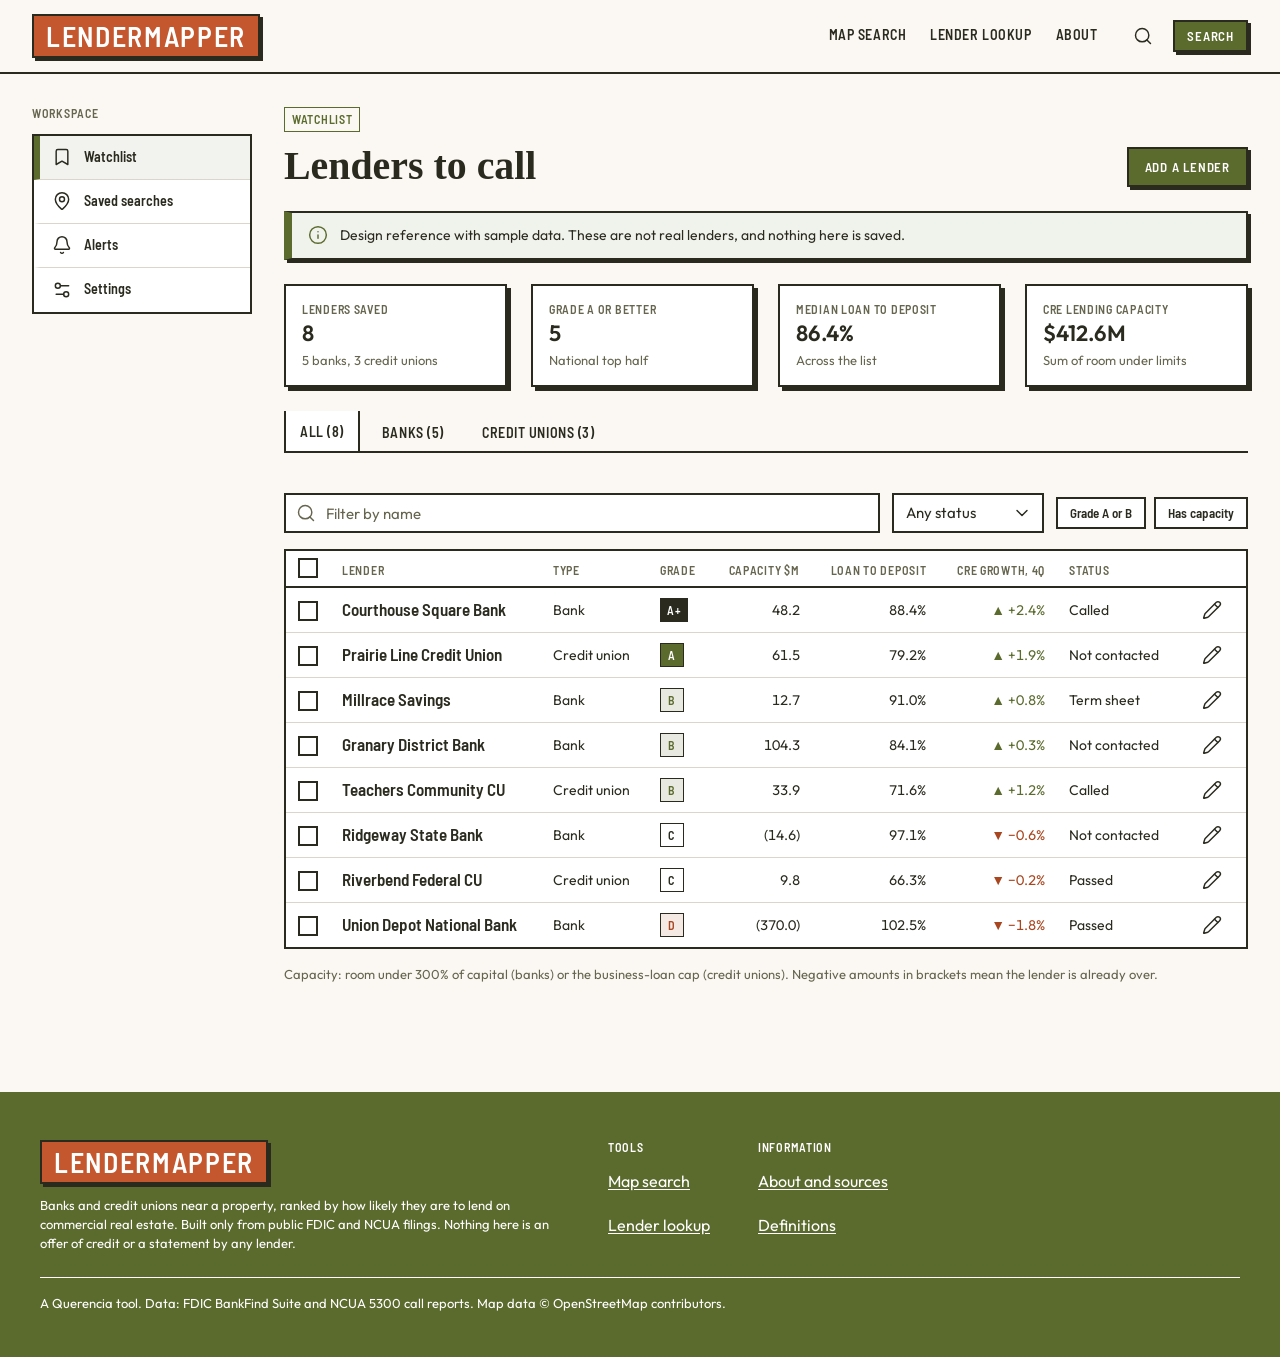
<file: site/tool.html>
<!doctype html>
<html lang="en">
<head>
<meta charset="utf-8">
<meta name="viewport" content="width=device-width, initial-scale=1">
<title>Watchlist · LenderMapper</title>
<meta name="description" content="Design reference: tool screen with sidebar, stats, tabs, filters, a selectable table and an edit drawer.">
<meta name="robots" content="noindex">
<link rel="preconnect" href="https://fonts.googleapis.com">
<link rel="preconnect" href="https://fonts.gstatic.com" crossorigin>
<link rel="stylesheet" href="styles/tokens.css">
<link rel="stylesheet" href="styles/base.css">
<link rel="stylesheet" href="styles/components.css">
<link rel="stylesheet" href="styles/devices.css">
<link rel="stylesheet" href="styles/imagery.css">
<link rel="stylesheet" href="styles/pages.css">
<link rel="stylesheet" href="styles/app.css">
</head>
<body class="page-tool">
<a class="skip-link" href="#main">Skip to content</a>
<header class="site-header">
  <div class="container-data header-inner">
    <a class="logo" href="./">LenderMapper</a>
    <nav class="site-nav" aria-label="Main">
      <a class="t-nav" href="./">Map search</a>
      <a class="t-nav" href="lookup.html">Lender lookup</a>
      <a class="t-nav" href="about.html">About</a>
    </nav>
    <div class="header-actions">
      <a class="icon-button bare desktop-only" href="lookup.html" aria-label="Find a lender by name"><svg class="icon" aria-hidden="true"><use href="assets/icons.svg#i-search"/></svg></a>
      <a class="button button-primary button-sm desktop-only" href="./#search" data-search>Search</a>
      <a class="icon-button bare phone-only" href="./#search" data-search aria-label="Search by property address"><svg class="icon" aria-hidden="true"><use href="assets/icons.svg#i-search"/></svg></a>
      <button type="button" class="icon-button bare phone-only" data-menu-open aria-expanded="false" aria-controls="menu" aria-label="Menu"><svg class="icon" aria-hidden="true"><use href="assets/icons.svg#i-menu"/></svg></button>
    </div>
  </div>
</header>
<div class="menu-panel" id="menu" role="dialog" aria-modal="true" aria-label="Menu" hidden>
  <div class="container-data header-inner"><a class="logo" href="./">LenderMapper</a><button type="button" class="icon-button bare" data-menu-close aria-label="Close menu"><svg class="icon" aria-hidden="true"><use href="assets/icons.svg#i-x"/></svg></button></div>
  <nav aria-label="Main"><a href="./">Map search</a><a href="lookup.html">Lender lookup</a><a href="about.html">About</a></nav>
</div>

<main id="main">
<div class="container-data tool-shell">
  <aside class="tool-side" aria-label="Workspace">
    <span class="t-label muted">Workspace</span>
    <nav class="side-nav" aria-label="Workspace">
      <a href="#" aria-current="page"><svg class="icon" aria-hidden="true"><use href="assets/icons.svg#i-bookmark"/></svg>Watchlist</a>
      <a href="#"><svg class="icon" aria-hidden="true"><use href="assets/icons.svg#i-map-pin"/></svg>Saved searches</a>
      <a href="#"><svg class="icon" aria-hidden="true"><use href="assets/icons.svg#i-bell"/></svg>Alerts</a>
      <a href="#"><svg class="icon" aria-hidden="true"><use href="assets/icons.svg#i-settings"/></svg>Settings</a>
    </nav>
  </aside>

  <div class="tool-main">
    <div class="tool-head">
      <div><span class="kicker">Watchlist</span><h1 class="tool-title">Lenders to call</h1></div>
      <a class="button button-primary" href="lookup.html">Add a lender</a>
    </div>
    <div class="note" role="note"><svg class="icon" aria-hidden="true"><use href="assets/icons.svg#i-info"/></svg><p>Design reference with sample data. These are not real lenders, and nothing here is saved.</p></div>

    <section class="stat-row" aria-label="Summary">
      <div class="stat"><span class="stat-label">Lenders saved</span><span class="stat-value">8</span><span class="small">5 banks, 3 credit unions</span></div>
      <div class="stat"><span class="stat-label">Grade A or better</span><span class="stat-value">5</span><span class="small">National top half</span></div>
      <div class="stat"><span class="stat-label">Median loan to deposit</span><span class="stat-value">86.4%</span><span class="small">Across the list</span></div>
      <div class="stat"><span class="stat-label">CRE lending capacity</span><span class="stat-value">$412.6M</span><span class="small">Sum of room under limits</span></div>
    </section>

    <div class="tabs" role="tablist" aria-label="Lender type">
      <button type="button" class="tab" role="tab" aria-selected="true" aria-controls="wl-panel" id="tab-all" data-f="all">All (8)</button>
      <button type="button" class="tab" role="tab" aria-selected="false" tabindex="-1" aria-controls="wl-panel" id="tab-b" data-f="B">Banks (5)</button>
      <button type="button" class="tab" role="tab" aria-selected="false" tabindex="-1" aria-controls="wl-panel" id="tab-c" data-f="C">Credit unions (3)</button>
    </div>
    <div id="wl-panel" role="tabpanel" aria-labelledby="tab-all" class="tool-panel">
      <div class="filter-bar" role="search" aria-label="Filter the watchlist">
        <div class="field fb-search"><label class="field-label vh" for="wl-q">Filter by name</label><span class="input-wrap lead"><svg class="icon" aria-hidden="true"><use href="assets/icons.svg#i-search"/></svg><input class="input" id="wl-q" type="text" placeholder="Filter by name"></span></div>
        <div class="field"><label class="field-label vh" for="wl-st">Status</label><span class="input-wrap trail"><select class="input" id="wl-st"><option value="">Any status</option><option>Not contacted</option><option>Called</option><option>Term sheet</option><option>Passed</option></select><svg class="icon" aria-hidden="true"><use href="assets/icons.svg#i-chevron-down"/></svg></span></div>
        <div class="chip-row" aria-label="Quick filters" role="group">
          <button type="button" class="chip" aria-pressed="false" data-chip="ab">Grade A or B<svg class="icon chip-x" aria-hidden="true"><use href="assets/icons.svg#i-x"/></svg></button>
          <button type="button" class="chip" aria-pressed="false" data-chip="cap">Has capacity<svg class="icon chip-x" aria-hidden="true"><use href="assets/icons.svg#i-x"/></svg></button>
        </div>
      </div>
      <div class="bulk" id="bulk" hidden><span id="bulk-n" class="t-nav"></span><button type="button" class="button button-secondary button-sm" id="bulk-clear">Clear selection</button></div>
      <div class="table-wrap" tabindex="0" role="region" aria-label="Watchlist table">
        <table class="table actions" id="wl">
          <caption class="vh">Watchlist, sample data</caption>
          <thead><tr><th scope="col" class="c"><input type="checkbox" class="checkbox" id="sel-all" aria-label="Select all rows"></th><th scope="col">Lender</th><th scope="col">Type</th><th scope="col">Grade</th><th scope="col" class="n">Capacity $M</th><th scope="col" class="n">Loan to deposit</th><th scope="col" class="n">CRE growth, 4Q</th><th scope="col">Status</th><th scope="col" class="c"><span class="vh">Edit</span></th></tr></thead>
          <tbody id="wl-rows"></tbody>
        </table>
      </div>
      <p class="small">Capacity: room under 300% of capital (banks) or the business-loan cap (credit unions). Negative amounts in brackets mean the lender is already over.</p>
    </div>
  </div>
</div>
</main>

<footer class="footer">
  <div class="container footer-grid">
    <div><a class="logo" href="./">LenderMapper</a><p class="small">Banks and credit unions near a property, ranked by how likely they are to lend on commercial real estate. Built only from public FDIC and NCUA filings. Nothing here is an offer of credit or a statement by any lender.</p></div>
    <nav aria-label="Tools"><span class="t-label">Tools</span><a href="./">Map search</a><a href="lookup.html">Lender lookup</a></nav>
    <nav aria-label="Information"><span class="t-label">Information</span><a href="about.html">About and sources</a><a href="about.html#definitions">Definitions</a></nav>
  </div>
  <div class="container"><p class="small footer-base">A Querencia tool. Data: FDIC BankFind Suite and NCUA 5300 call reports. Map data © OpenStreetMap contributors.</p></div>
</footer>
<div id="edit" class="scrim hidden" role="dialog" aria-modal="true" aria-labelledby="edit-title"><div class="drawer">
  <div class="drawer-head"><h2 class="card-title" id="edit-title">Edit</h2><button type="button" class="icon-button bare" data-close aria-label="Close"><svg class="icon" aria-hidden="true"><use href="assets/icons.svg#i-x"/></svg></button></div>
  <form class="drawer-body edit-form" id="edit-form" novalidate>
    <p class="meta" id="edit-meta"></p>
    <div class="field"><label class="field-label" for="ed-status">Status</label><span class="input-wrap trail"><select class="input" id="ed-status"><option>Not contacted</option><option>Called</option><option>Term sheet</option><option>Passed</option></select><svg class="icon" aria-hidden="true"><use href="assets/icons.svg#i-chevron-down"/></svg></span></div>
    <div class="field" id="ed-email-f"><label class="field-label" for="ed-email">Loan officer email</label><input class="input" id="ed-email" type="email" autocomplete="off" aria-describedby="ed-email-msg"><p class="field-help" id="ed-email-msg">Optional.</p></div>
    <div class="field"><label class="field-label" for="ed-note">Note</label><textarea class="input" id="ed-note" placeholder="What they said, next step"></textarea></div>
    <div class="toggle-row"><span class="field-label" id="ed-alert-l">Alert me when a new quarter posts</span><button type="button" class="toggle" role="switch" aria-checked="true" aria-labelledby="ed-alert-l" id="ed-alert"><span class="toggle-knob"></span></button></div>
  </form>
  <div class="drawer-foot"><button type="button" class="button button-text" data-close>Cancel</button><button type="submit" form="edit-form" class="button button-primary">Save</button></div>
</div></div>
<script src="core.js"></script>
<script>
'use strict';
// sample rows for the design reference (not real lenders)
const ROWS = [
  ['Courthouse Square Bank', 'B', 'A+', 48.2, 88.4, 2.4, 'Called'],
  ['Prairie Line Credit Union', 'C', 'A', 61.5, 79.2, 1.9, 'Not contacted'],
  ['Millrace Savings', 'B', 'B', 12.7, 91.0, 0.8, 'Term sheet'],
  ['Granary District Bank', 'B', 'B', 104.3, 84.1, 0.3, 'Not contacted'],
  ['Teachers Community CU', 'C', 'B', 33.9, 71.6, 1.2, 'Called'],
  ['Ridgeway State Bank', 'B', 'C', -14.6, 97.1, -0.6, 'Not contacted'],
  ['Riverbend Federal CU', 'C', 'C', 9.8, 66.3, -0.2, 'Passed'],
  ['Union Depot National Bank', 'B', 'D', -370, 102.5, -1.8, 'Passed'],
].map(([n, c, tier, cap, ltd, g, st], i) => ({ id: 'r' + i, n, c, tier, cap, ltd, g, st, note: '', email: '', alert: true }));
const F = { type: 'all', q: '', st: '', ab: false, capOn: false }, sel = new Set();
function shown() { return ROWS.filter(r => (F.type === 'all' || r.c === F.type) && (!F.q || r.n.toLowerCase().includes(F.q)) && (!F.st || r.st === F.st) && (!F.ab || ['A+', 'A', 'B'].includes(r.tier)) && (!F.capOn || r.cap > 0)); }
function render() {
  const rows = shown();
  $('wl-rows').innerHTML = rows.map(r => `<tr aria-selected="${sel.has(r.id)}"><td class="c"><input type="checkbox" class="checkbox" data-sel="${r.id}" ${sel.has(r.id) ? 'checked' : ''} aria-label="Select ${esc(r.n)}"></td><td><span class="t-product">${esc(r.n)}</span></td><td>${r.c === 'B' ? 'Bank' : 'Credit union'}</td><td><span class="grade g${r.tier === 'A+' ? 'Ap' : r.tier}">${r.tier}</span></td><td class="n">${fmtM(r.cap, 1)}</td><td class="n">${fmtP(r.ltd, 1)}</td><td class="n">${fmtChg(r.g)}</td><td>${esc(r.st)}</td><td class="c"><button type="button" class="icon-button bare" data-edit="${r.id}" aria-label="Edit ${esc(r.n)}">${ICON('pencil')}</button></td></tr>`).join('') || '<tr><td colspan="9" class="na">No lenders match these filters.</td></tr>';
  const vis = rows.filter(r => sel.has(r.id)).length;
  $('sel-all').checked = rows.length > 0 && vis === rows.length; $('sel-all').indeterminate = vis > 0 && vis < rows.length;
  $('bulk').hidden = !sel.size; $('bulk-n').textContent = `${sel.size} selected`;
}
wireTabs(document.querySelector('[role=tablist]'), t => { F.type = t.dataset.f; $('wl-panel').setAttribute('aria-labelledby', t.id); render(); });
$('wl-q').addEventListener('input', e => { F.q = e.target.value.trim().toLowerCase(); render(); });
$('wl-st').addEventListener('change', e => { F.st = e.target.value; render(); });
document.querySelectorAll('[data-chip]').forEach(c => c.addEventListener('click', () => { const on = c.getAttribute('aria-pressed') !== 'true'; c.setAttribute('aria-pressed', String(on)); F[c.dataset.chip === 'ab' ? 'ab' : 'capOn'] = on; render(); }));
$('wl-rows').addEventListener('change', e => { const id = e.target.dataset.sel; if (!id) return; e.target.checked ? sel.add(id) : sel.delete(id); render(); });
$('sel-all').addEventListener('change', e => { shown().forEach(r => e.target.checked ? sel.add(r.id) : sel.delete(r.id)); render(); });
$('bulk-clear').addEventListener('click', () => { sel.clear(); render(); $('sel-all').focus(); });
let editing = null;
$('wl-rows').addEventListener('click', e => {
  const b = e.target.closest('[data-edit]'); if (!b) return;
  editing = ROWS.find(r => r.id === b.dataset.edit);
  $('edit-title').textContent = editing.n; $('edit-meta').textContent = `${editing.c === 'B' ? 'Bank' : 'Credit union'} · Grade ${editing.tier}`;
  $('ed-status').value = editing.st; $('ed-note').value = editing.note; $('ed-email').value = editing.email; $('ed-alert').setAttribute('aria-checked', String(editing.alert));
  setEmailError(false); openDialog('edit');
});
$('ed-alert').addEventListener('click', e => { const t = e.currentTarget; t.setAttribute('aria-checked', String(t.getAttribute('aria-checked') !== 'true')); });
function setEmailError(on) {
  $('ed-email-f').classList.toggle('has-error', on); $('ed-email').setAttribute('aria-invalid', String(on));
  const m = $('ed-email-msg'); m.className = on ? 'field-error' : 'field-help';
  m.innerHTML = on ? `${ICON('circle-alert')}Enter a full email address, like name@bank.com, or leave it blank.` : 'Optional.';
}
$('edit-form').addEventListener('submit', e => {
  e.preventDefault();
  const em = $('ed-email').value.trim();
  if (em && !/^[^@\s]+@[^@\s]+\.[^@\s]+$/.test(em)) { setEmailError(true); $('ed-email').focus(); return; }
  Object.assign(editing, { st: $('ed-status').value, note: $('ed-note').value, email: em, alert: $('ed-alert').getAttribute('aria-checked') === 'true' });
  closeDialog('edit'); render();
});
render();
</script>
<script src="site.js"></script>
</body>
</html>
</file>
<file: site/styles/tokens.css>
@import url("https://fonts.googleapis.com/css2?family=Libre+Caslon+Condensed:wght@600&family=Barlow+Semi+Condensed:wght@600&family=Outfit:wght@400;600&display=swap");

:root {
  /* Color: Olive and terracotta */
  --brand: #5B6B2E;
  --accent: #C4572E;
  --accent-text: #A8461F;
  --ground: #FBF8F3;
  --surface: #DCE3CF;
  --ink: #2A2A1F;
  --muted: #66654F;
  --line: #DAD6CB;
  --on-brand: #FFFFFF;
  --on-accent: #FFFFFF;
  --data-1: #5B6B2E;
  --data-2: #C4572E;
  --data-3: #7A6A4F;
  --data-4: #3F6E7A;
  --positive: #5B6B2E;
  --negative: #A8461F;
  --paper: #FFFFFF;                 /* cards, fields, popups and drawers */
  --rule-color: var(--accent);
  --squiggle-color: var(--accent);
  --button-fill: var(--brand);
  --button-text: var(--on-brand);
  --logo-color: var(--on-accent);
  --logo-fill: var(--accent);       /* stamped logo block; on-accent passes at the logo's 24px+ size (4.4:1) */
  --kicker-color: var(--brand);
  --kicker-on-band: var(--ink);  /* kicker color is 4.44:1 on surface */
  --pin-fill: var(--accent-text); /* accent fill was under 4.5:1 for 13px numbers, so pins use accent-text */
  --pin-text: var(--paper);
  --pin-ring: var(--paper);
  --property-pin: var(--accent);    /* the property's own pin, same terracotta as the logo */

  /* Type: Heritage */
  --font-display: "Libre Caslon Condensed", Georgia, serif;
  --display-weight: 600;
  --display-size: clamp(2.75rem, 2.0069rem + 3.048vw, 4.75rem);
  --display-leading: 1;
  --display-tracking: 0em;
  --display-case: none;
  --font-headline: "Libre Caslon Condensed", Georgia, serif;
  --headline-weight: 600;
  --headline-size: clamp(1.75rem, 1.425rem + 1.333vw, 2.625rem);
  --headline-leading: 1.1;
  --headline-tracking: 0em;
  --headline-case: none;
  --font-label: "Barlow Semi Condensed", "Arial Narrow", sans-serif;
  --label-weight: 600;
  --label-size: 0.75rem;
  --label-leading: 1.3;
  --label-tracking: 0.06em;
  --label-case: uppercase;
  --font-nav: "Barlow Semi Condensed", "Arial Narrow", sans-serif;
  --nav-weight: 600;
  --nav-size: 0.875rem;
  --nav-leading: 1.3;
  --nav-tracking: 0.04em;
  --nav-case: uppercase;
  --font-product: "Barlow Semi Condensed", "Arial Narrow", sans-serif;
  --product-weight: 600;
  --product-size: 1.0625rem;
  --product-leading: 1.15;
  --product-tracking: 0em;
  --product-case: none;
  --font-body: "Outfit", Arial, sans-serif;
  --body-weight: 400;
  --body-size: 1rem;
  --body-leading: 1.6;
  --body-tracking: 0em;
  --body-case: none;
  --font-numbers: "Outfit", Arial, sans-serif;
  --numbers-weight: 400;
  --numbers-weight-strong: 600;
  --numbers-size: 0.875rem;
  --numbers-leading: 1.3;
  --numbers-tracking: 0em;
  --numbers-case: none;
  --card-title-size: 22px;
  --small-size: 13px;               /* help text, captions, meta lines */
  --field-text-size: 15px;
  --logo-size: 28px;

  /* Space and layout: Comfortable */
  --space-1: 4px;
  --space-2: 8px;
  --space-3: 12px;
  --space-4: 16px;
  --space-5: 24px;
  --space-6: 32px;
  --space-7: 48px;
  --space-8: 64px;
  --space-9: 96px;
  --space-10: 128px;
  --space-11: 160px;
  --container: 1200px;
  --container-data: 1440px;  /* tables, charts, maps */
  --gutter: 32px;
  --gap: 24px;
  --section: 96px;
  --block: 32px;
  --stack: 12px;
  --card-padding: 24px;

  /* Components: Stamped */
  --radius-button: 0px;
  --radius-field: 0px;
  --radius-card: 0px;
  --radius-tag: 0px;
  --border-width: 2px;
  --border-color: var(--ink);
  --field-border: var(--ink);
  --field-fill: var(--paper);
  --shadow-button: 3px 3px 0 var(--ink);
  --shadow-card: 4px 4px 0 var(--ink);
  --button-case: uppercase;
  --button-tracking: 0.06em;
  --button-text-size: 13px;
  --button-sm: 32px;
  --button-md: 40px;
  --button-lg: 48px;
  --field-height: 40px;
  --chip-height: 32px;
  --tag-height: 24px;
  --tap-min: 44px;
  --row-action: 44px;
  --row-data: 36px;
  --pin-size: 28px;
  --pin-size-selected: 36px;
  --focus-ring: 2px solid var(--brand);
  --focus-offset: 2px;
  --focus-ring-on-brand: 2px solid var(--on-brand);  /* inside brand-colored areas such as the footer */
  --icon-size: 20px;
  --icon-stroke: 1.75;

  /* Imagery: Film */
  --ratio-hero: 4 / 3;
  --ratio-card: 4 / 3;
  --ratio-feature: 3 / 2;
  --ratio-banner: 2 / 1;
}

@media (max-width: 599px) {  /* phone */
  :root {
    --gutter: 20px; --section: 64px;
    --card-title-size: 19px; --field-text-size: 16px; --logo-size: 24px;
    --button-md: var(--tap-min); --field-height: var(--tap-min); --chip-height: 36px;
  }
}
</file>
<file: site/styles/base.css>
/* LenderMapper base: element defaults, type roles, logo, grid. Colors, fonts and sizes come from tokens.css. */
*, *::before, *::after { box-sizing: border-box; }
html { -webkit-text-size-adjust: 100%; }
body {
  margin: 0; min-height: 100vh; display: flex; flex-direction: column;
  font-family: var(--font-body); font-weight: var(--body-weight); font-size: var(--body-size);
  line-height: var(--body-leading); letter-spacing: var(--body-tracking); text-transform: var(--body-case);
  color: var(--ink); background: var(--ground);
}
main { flex: 1; }
a { color: var(--brand); text-decoration: underline; text-underline-offset: .15em; }
img, video { display: block; max-width: 100%; height: auto; }
button, input, select, textarea { font: inherit; color: inherit; }
p { margin: 0 0 var(--stack); }
ul, ol { margin: 0 0 var(--stack); padding-left: var(--space-5); }
b, strong { font-weight: var(--numbers-weight-strong); }
hr { border: 0; border-top: 1px solid var(--line); margin: var(--block) 0; }

/* ---- type roles ---- */
.t-display, h1 {
  font-family: var(--font-display); font-weight: var(--display-weight); font-size: var(--display-size);
  line-height: var(--display-leading); letter-spacing: var(--display-tracking); text-transform: var(--display-case); margin: 0;
}
.t-headline, h2 {
  font-family: var(--font-headline); font-weight: var(--headline-weight); font-size: var(--headline-size);
  line-height: var(--headline-leading); letter-spacing: var(--headline-tracking); text-transform: var(--headline-case); margin: 0;
}
h3, .card-title {
  font-family: var(--font-headline); font-weight: var(--headline-weight); font-size: var(--card-title-size);
  line-height: var(--headline-leading); letter-spacing: var(--headline-tracking); text-transform: var(--headline-case); margin: 0;
}
.t-label {
  font-family: var(--font-label); font-weight: var(--label-weight); font-size: var(--label-size);
  line-height: var(--label-leading); letter-spacing: var(--label-tracking); text-transform: var(--label-case);
}
.t-nav {
  font-family: var(--font-nav); font-weight: var(--nav-weight); font-size: var(--nav-size);
  line-height: var(--nav-leading); letter-spacing: var(--nav-tracking); text-transform: var(--nav-case);
}
/* product and item names (lenders): the nav face in title case */
.t-product {
  font-family: var(--font-product); font-weight: var(--product-weight); font-size: var(--product-size);
  line-height: var(--product-leading); letter-spacing: var(--product-tracking); text-transform: var(--product-case);
}
.t-body {
  font-family: var(--font-body); font-weight: var(--body-weight); font-size: var(--body-size);
  line-height: var(--body-leading); letter-spacing: var(--body-tracking); text-transform: var(--body-case);
}
.t-numbers {
  font-family: var(--font-numbers); font-weight: var(--numbers-weight); font-size: var(--numbers-size);
  line-height: var(--numbers-leading); letter-spacing: var(--numbers-tracking); text-transform: var(--numbers-case);
}

/* interface text: help, captions, meta lines */
.small, .help, .caption, .meta, figcaption {
  font-family: var(--font-numbers); font-size: var(--small-size); line-height: 1.45; color: var(--muted);
}
.lede { font-size: var(--product-size); max-width: 60ch; }
.muted { color: var(--muted); }

/* figures: tabular in tables and columns, proportional for single large figures */
table, .num, .figures { font-variant-numeric: tabular-nums lining-nums; }
.stat-value { font-variant-numeric: proportional-nums lining-nums; }

/* ---- logo: stamped like a primary button, in the button face ---- */
.logo {
  font-family: var(--font-nav); font-weight: var(--nav-weight); font-size: var(--logo-size); line-height: 1;
  text-transform: uppercase; letter-spacing: var(--button-tracking); color: var(--logo-color); text-decoration: none; white-space: nowrap;
  display: inline-flex; align-items: center; min-height: var(--tap-min); padding: 0 var(--space-3);
  background: var(--logo-fill); border: var(--border-width) solid var(--ink); box-shadow: var(--shadow-button);
}
a.logo:hover { background: color-mix(in srgb, var(--logo-fill) 84%, var(--ink)); }
a.logo:active { transform: translate(2px, 2px); box-shadow: 1px 1px 0 var(--ink); }

/* ---- layout ---- */
.container { width: 100%; max-width: calc(var(--container) + 2 * var(--gutter)); margin: 0 auto; padding: 0 var(--gutter); }
.container-data { width: 100%; max-width: calc(var(--container-data) + 2 * var(--gutter)); margin: 0 auto; padding: 0 var(--gutter); }
/* 4 columns on phone, 8 from 600px, 12 from 900px. Children set --span (desktop), --span-tablet, --span-phone. */
.grid { display: grid; grid-template-columns: repeat(4, minmax(0, 1fr)); gap: var(--gap); }
.grid > * { grid-column: span var(--span-phone, 4); min-width: 0; }
@media (min-width: 600px) {
  .grid { grid-template-columns: repeat(8, minmax(0, 1fr)); }
  .grid > * { grid-column: span var(--span-tablet, 8); }
}
@media (min-width: 900px) {
  .grid { grid-template-columns: repeat(12, minmax(0, 1fr)); }
  .grid > * { grid-column: span var(--span, 12); }
}
.stack > * + * { margin-top: var(--stack); }

/* ---- accessibility helpers ---- */
.vh { position: absolute !important; width: 1px; height: 1px; overflow: hidden; clip: rect(0 0 0 0); clip-path: inset(50%); white-space: nowrap; }
.skip-link { position: absolute; left: var(--space-4); top: -100px; z-index: 100; padding: var(--space-2) var(--space-4); background: var(--paper); color: var(--ink); border: var(--border-width) solid var(--ink); }
.skip-link:focus { top: var(--space-2); }
[hidden] { display: none !important; }
</file>
<file: site/styles/components.css>
/* LenderMapper components, Stamped style: heavy ink outlines and hard offset shadows.
   .is-hover / .is-focus mirror :hover / :focus-visible so the style guide can show each state. */

/* ---- icons (Lucide, outline) ---- */
.icon {
  width: var(--icon-size); height: var(--icon-size); flex: none; display: inline-block; vertical-align: middle;
  fill: none; stroke: currentColor; stroke-width: var(--icon-stroke); stroke-linecap: round; stroke-linejoin: round;
}

/* ---- focus ---- */
:focus-visible, .is-focus { outline: var(--focus-ring); outline-offset: var(--focus-offset); }
.footer :focus-visible, .footer .is-focus { outline: var(--focus-ring-on-brand); }

/* ---- buttons ---- */
.button {
  display: inline-flex; align-items: center; justify-content: center; gap: var(--space-2);
  height: var(--button-md); padding: 0 var(--space-4); margin: 0;
  font-family: var(--font-nav); font-weight: var(--nav-weight); font-size: var(--button-text-size); line-height: 1;
  text-transform: var(--button-case); letter-spacing: var(--button-tracking); text-decoration: none; white-space: nowrap;
  border: var(--border-width) solid transparent; border-radius: var(--radius-button); background: none; cursor: pointer;
}
.button .icon { width: 18px; height: 18px; }
.button-sm { height: var(--button-sm); padding: 0 var(--space-3); }
.button-lg { height: var(--button-lg); padding: 0 var(--space-5); }
.button-primary { background: var(--button-fill); color: var(--button-text); border-color: var(--ink); box-shadow: var(--shadow-button); }
.button-secondary { background: var(--field-fill); color: var(--brand); border-color: var(--border-color); box-shadow: var(--shadow-button); }
.button-text { height: auto; min-height: var(--button-sm); padding: 0 var(--space-1); color: var(--brand); text-decoration: underline; text-underline-offset: .2em; }
.button-primary:not([disabled]):is(:hover, .is-hover) { background: color-mix(in srgb, var(--button-fill) 84%, var(--ink)); }
.button-secondary:not([disabled]):is(:hover, .is-hover), .icon-button:is(:hover, .is-hover), .chip:is(:hover, .is-hover) { background: color-mix(in srgb, var(--brand) 8%, var(--paper)); }
.button-text:is(:hover, .is-hover), a.card:is(:hover, .is-hover) .card-title { text-decoration: underline; text-decoration-thickness: 2px; }
:is(.button-primary, .button-secondary):not([disabled]):active { transform: translate(2px, 2px); box-shadow: 1px 1px 0 var(--ink); }
:is(.button-primary, .button-secondary, .input)[disabled] { background: color-mix(in srgb, var(--line) 70%, var(--ground)); color: var(--muted); border-color: transparent; box-shadow: none; cursor: not-allowed; }
.button-text[disabled] { color: var(--muted); text-decoration: none; cursor: not-allowed; }

.icon-button {
  display: inline-flex; align-items: center; justify-content: center; flex: none;
  width: var(--button-md); height: var(--button-md); padding: 0; margin: 0;
  border: var(--border-width) solid var(--border-color); border-radius: var(--radius-button); background: var(--paper); color: var(--ink); cursor: pointer;
}
.icon-button[disabled] { color: var(--muted); border-color: var(--line); background: color-mix(in srgb, var(--line) 70%, var(--ground)); cursor: not-allowed; }
.icon-button.bare { border-color: transparent; background: transparent; width: var(--tap-min); height: var(--tap-min); }
.icon-button.bare:is(:hover, .is-hover) { background: color-mix(in srgb, var(--brand) 8%, var(--paper)); }

/* ---- fields ---- */
.field { display: flex; flex-direction: column; gap: var(--space-2); min-width: 0; }
.field-label { font-family: var(--font-nav); font-size: 14px; font-weight: 600; line-height: var(--nav-leading); color: var(--ink); }
.field-help { font-family: var(--font-numbers); font-size: var(--small-size); line-height: 1.45; color: var(--muted); margin: 0; }
.input {
  width: 100%; height: var(--field-height); padding: 0 var(--space-3); margin: 0;
  font-family: var(--font-numbers); font-size: var(--field-text-size); font-weight: var(--numbers-weight); color: var(--ink);
  background: var(--field-fill); border: var(--border-width) solid var(--field-border); border-radius: var(--radius-field);
}
.input:not([disabled]):is(:hover, .is-hover) { box-shadow: 2px 2px 0 var(--ink); }
.input::placeholder { color: var(--muted); opacity: 1; }
textarea.input { height: auto; min-height: 112px; padding: var(--space-2) var(--space-3); line-height: 1.45; resize: vertical; }
.input-wrap { position: relative; display: block; }
.input-wrap > .icon { position: absolute; top: 50%; transform: translateY(-50%); pointer-events: none; color: var(--muted); }
.input-wrap.lead > .icon { left: var(--space-3); }
.input-wrap.lead > .input { padding-left: calc(var(--space-3) + var(--icon-size) + var(--space-2)); }
.input-wrap.trail > .icon { right: var(--space-3); color: var(--ink); }
select.input { appearance: none; -webkit-appearance: none; padding-right: calc(var(--space-3) + var(--icon-size) + var(--space-2)); cursor: pointer; }
.field.has-error .input { border-color: var(--negative); box-shadow: inset 0 0 0 1px var(--negative); }
.field-error { display: flex; align-items: flex-start; gap: var(--space-1); margin: 0; color: var(--negative); font-family: var(--font-numbers); font-size: var(--small-size); line-height: 1.45; }  /* icon + a sentence saying how to fix it */
.field-error .icon { width: 16px; height: 16px; margin-top: 1px; }

.check-row { display: flex; align-items: flex-start; gap: var(--space-3); cursor: pointer; min-height: var(--tap-min); padding: var(--space-2) 0; }
.check-row > span { display: flex; flex-direction: column; }
.check-row .small { margin-top: 2px; }
.checkbox, .radio {
  appearance: none; -webkit-appearance: none; flex: none; display: inline-grid; place-content: center;
  width: 20px; height: 20px; margin: 2px 0 0; background: var(--field-fill); border: var(--border-width) solid var(--field-border); cursor: pointer;
}
.checkbox { border-radius: 0; }
.radio { border-radius: 50%; }
.checkbox::before { content: ""; width: 11px; height: 11px; background: var(--on-brand); clip-path: polygon(14% 44%, 0 59%, 40% 100%, 100% 22%, 86% 8%, 40% 70%); transform: scale(0); }
.checkbox:checked { background: var(--brand); border-color: var(--brand); }
.checkbox:checked::before { transform: scale(1); }
.radio:checked { background: var(--brand); border-color: var(--brand); box-shadow: inset 0 0 0 4px var(--paper); }
:is(.checkbox, .radio)[disabled] { background: color-mix(in srgb, var(--line) 70%, var(--ground)); border-color: var(--line); cursor: not-allowed; }

.toggle {
  position: relative; flex: none; width: 40px; height: 24px; padding: 0; margin: 0; border: var(--border-width) solid var(--ink); border-radius: 0; cursor: pointer;
  background: var(--muted);
}
.toggle[aria-checked="true"] { background: var(--brand); }
.toggle-knob { position: absolute; top: 2px; left: 2px; width: 16px; height: 16px; background: var(--paper); }
.toggle[aria-checked="true"] .toggle-knob { left: 18px; }
.toggle[disabled] { background: color-mix(in srgb, var(--line) 70%, var(--ground)); border-color: var(--line); cursor: not-allowed; }
.toggle-row { display: flex; align-items: center; justify-content: space-between; gap: var(--space-4); min-height: var(--tap-min); }

input[type=range] { accent-color: var(--brand); }

@media (max-width: 599px) {  /* 44px hit area for anything drawn smaller */
  :is(.chip, .button-sm, .checkbox, .radio, .toggle) { position: relative; }
  :is(.chip, .button-sm, .checkbox, .radio, .toggle)::after { content: ""; position: absolute; inset: 50% auto auto 50%; width: max(100%, var(--tap-min)); height: max(100%, var(--tap-min)); transform: translate(-50%, -50%); }
  /* also tabs and map pins (pins are already positioned, so they keep their own position) */
  .tab { position: relative; }
  :is(.tab, button.pin)::after { content: ""; position: absolute; inset: 50% auto auto 50%; width: max(100%, var(--tap-min)); height: max(100%, var(--tap-min)); transform: translate(-50%, -50%); }
  .button-text { min-height: var(--tap-min); }
}

/* ---- cards ---- */
.card { display: flex; flex-direction: column; background: var(--paper); border: 2px solid var(--ink); box-shadow: var(--shadow-card); border-radius: var(--radius-card); color: var(--ink); text-decoration: none; min-width: 0; }
.card-image { border-bottom: 2px solid var(--ink); }
.card-body { padding: 16px 18px 18px; display: flex; flex-direction: column; gap: var(--space-2); flex: 1; }
.card-body > p { margin: 0; }
.card .kicker { margin-bottom: var(--space-1); }

/* stat cards: one large figure */
.stat { background: var(--paper); border: 2px solid var(--ink); box-shadow: var(--shadow-card); padding: var(--space-4); min-width: 0; }
.stat-label { display: block; font-family: var(--font-label); font-weight: var(--label-weight); font-size: var(--label-size); line-height: var(--label-leading); letter-spacing: var(--label-tracking); text-transform: var(--label-case); color: var(--muted); }
.stat-value { display: block; margin-top: var(--space-1); font-family: var(--font-numbers); font-weight: var(--numbers-weight-strong); font-size: var(--card-title-size); line-height: 1.15; }
.stat .small { display: block; margin-top: var(--space-1); }

/* ---- tags (not interactive) ---- */
.tag {
  display: inline-flex; align-items: center; gap: 6px; height: var(--tag-height); padding: 0 var(--space-2); vertical-align: middle; white-space: nowrap;
  font-family: var(--font-label); font-weight: var(--label-weight); font-size: 12px; letter-spacing: var(--label-tracking); text-transform: var(--label-case); line-height: 1;
  border-radius: var(--radius-tag); border: 1.5px solid var(--ink); background: var(--paper); color: var(--ink);
}
.tag.status { background: color-mix(in srgb, currentColor 8%, var(--paper)); }
.tag.status::before { content: ""; width: 6px; height: 6px; border-radius: 50%; background: currentColor; }
.tag.positive { color: var(--positive); } .tag.negative { color: var(--negative); } .tag.info { color: var(--brand); }

/* ---- chips (filters) ---- */
.chip {
  display: inline-flex; align-items: center; gap: 6px; flex: none; height: var(--chip-height); padding: 0 var(--space-3); margin: 0;
  font-family: var(--font-nav); font-weight: 600; font-size: 13px; line-height: 1; white-space: nowrap;
  border: var(--border-width) solid var(--field-border); border-radius: var(--radius-tag); background: var(--paper); color: var(--ink); cursor: pointer;
}
.chip .icon { width: 16px; height: 16px; }
.chip:is([aria-pressed="true"], .selected), .chip:is([aria-pressed="true"], .selected):is(:hover, .is-hover) { background: var(--brand); border-color: var(--brand); color: var(--on-brand); }
.chip[disabled], .tab[disabled] { color: var(--muted); border-color: var(--line); background: color-mix(in srgb, var(--line) 70%, var(--ground)); cursor: not-allowed; text-decoration: none; }
.tab[disabled] { background: none; border-color: transparent; }
.chip .chip-x { display: none; }
.chip:is([aria-pressed="true"], .selected) .chip-x { display: inline-block; }
.chip .count { display: inline-flex; align-items: center; justify-content: center; min-width: 18px; height: 18px; padding: 0 4px; background: var(--ink); color: var(--paper); font-family: var(--font-numbers); font-size: 12px; }
.chip .count:empty { display: none; }

/* ---- tabs ---- */
.tabs { display: flex; gap: 6px; border-bottom: 2px solid var(--ink); overflow-x: auto; scrollbar-width: none; }
.tab {
  height: 42px; padding: 0 14px; margin: 0 0 -2px; border: 2px solid transparent; border-bottom: 0; color: var(--ink); background: none; cursor: pointer; flex: none;
  font-family: var(--font-nav); font-weight: var(--nav-weight); font-size: 14px; letter-spacing: var(--nav-tracking); text-transform: var(--nav-case);
}
.tab:is(:hover, .is-hover) { text-decoration: underline; text-decoration-thickness: 2px; text-underline-offset: .3em; }
.tab[aria-selected="true"] { height: 44px; margin-top: -2px; border-color: var(--ink); background: var(--paper); }

/* ---- notes ---- */
.note {
  --note-color: var(--brand); display: flex; gap: var(--space-3); align-items: flex-start; padding: var(--space-3) var(--space-4);
  background: color-mix(in srgb, var(--note-color) 9%, var(--paper));
  border: 2px solid var(--ink); border-left: 8px solid var(--note-color); box-shadow: 3px 3px 0 var(--ink);
  font-family: var(--font-numbers); font-size: var(--numbers-size); line-height: 1.45;
}
.note.success { --note-color: var(--positive); } .note.error { --note-color: var(--negative); }
.note > .icon { color: var(--note-color); margin-top: 0; }
.note p { margin: 0; }
.note b { display: block; }

/* ---- header ---- */
.site-header { position: sticky; top: 0; z-index: 40; background: var(--ground); border-bottom: 2px solid var(--ink); }
.header-inner { display: flex; align-items: center; gap: var(--space-5); height: var(--hdr, 72px); }
.header-inner .logo { margin-right: auto; }
.site-nav { display: flex; align-items: center; gap: var(--space-5); }
.site-nav a { color: var(--ink); text-decoration: none; padding: var(--space-2) 0; border-bottom: 2px solid transparent; }
.site-nav a:hover { border-bottom-color: var(--ink); }
.site-nav a[aria-current="page"] { border-bottom-color: var(--accent); }
.header-actions { display: flex; align-items: center; gap: var(--space-2); }
.header-actions .phone-only { display: none; }
@media (max-width: 899px) {
  .site-nav, .header-actions .desktop-only { display: none; }
  .header-actions .phone-only { display: inline-flex; }
  .header-inner { gap: var(--space-2); }
}
.menu-panel { position: fixed; inset: 0; z-index: 60; background: var(--ground); display: flex; flex-direction: column; overflow-y: auto; }
.menu-panel .header-inner { border-bottom: 2px solid var(--ink); }
.menu-panel nav { display: flex; flex-direction: column; padding: var(--space-5) var(--gutter); }
.menu-panel nav a {
  font-family: var(--font-headline); font-weight: var(--headline-weight); font-size: var(--headline-size); line-height: var(--headline-leading);
  color: var(--ink); text-decoration: none; padding: var(--space-3) 0; border-bottom: 1px solid var(--line);
}
.menu-panel nav a[aria-current="page"] { color: var(--brand); }

/* ---- footer ---- */
.footer { background: var(--brand); color: var(--on-brand); padding: var(--space-7) 0 var(--space-6); margin-top: var(--section); }
.footer a, .footer .logo, .footer .small, .footer p { color: var(--on-brand); }
.footer-grid { display: flex; flex-wrap: wrap; gap: var(--space-6) var(--space-7); align-items: flex-start; }
.footer-grid > div:first-child { flex: 1 1 320px; max-width: 520px; }
.footer nav { display: flex; flex-direction: column; }
.footer nav a { display: inline-flex; align-items: center; min-height: var(--tap-min); }
.footer .t-label { display: block; margin-bottom: var(--space-1); }
.footer .small { margin-top: var(--space-3); }
.footer-base { margin-top: var(--space-6); padding-top: var(--space-4); border-top: 1px solid var(--on-brand); }

/* ---- tables ---- */
.table-wrap { position: relative; overflow: auto; border: 2px solid var(--ink); background: var(--paper); }
.table { width: 100%; border-collapse: collapse; font-family: var(--font-numbers); font-size: var(--numbers-size); line-height: var(--numbers-leading); font-variant-numeric: tabular-nums lining-nums; }
.table th {
  height: var(--row-data); padding: 0 var(--space-3); text-align: left; vertical-align: bottom; padding-bottom: var(--space-2); white-space: nowrap;
  font-family: var(--font-label); font-weight: var(--label-weight); font-size: var(--label-size); letter-spacing: var(--label-tracking); text-transform: var(--label-case); color: var(--muted);
  background: var(--paper); border-bottom: 2px solid var(--ink);
}
.table td { height: var(--row-data); padding: 0 var(--space-3); border-bottom: 1px solid var(--line); vertical-align: middle; white-space: nowrap; }
.table.actions td { height: var(--row-action); }
.table :is(th, td).n { text-align: right; }
.table :is(th, td).c { text-align: center; width: 44px; }
.table tbody tr:last-child td { border-bottom: 0; }
.table tr[aria-selected="true"] td { background: color-mix(in srgb, var(--brand) 8%, var(--paper)); }
.table tr.group td { font-family: var(--font-label); font-weight: var(--label-weight); font-size: var(--label-size); letter-spacing: var(--label-tracking); text-transform: var(--label-case); color: var(--ink); background: var(--ground); border-top: 2px solid var(--ink); }
.up { color: var(--positive); } .down { color: var(--negative); }
.na { color: var(--muted); }

/* ---- map pins ---- */
.pin {
  display: inline-flex; align-items: center; justify-content: center; width: var(--pin-size); height: var(--pin-size); padding: 0; flex: none;
  font-family: var(--font-numbers); font-size: 13px; font-weight: var(--numbers-weight-strong); line-height: 1; font-variant-numeric: tabular-nums;
  background: var(--pin-fill); color: var(--pin-text); box-shadow: 0 0 0 2px var(--pin-ring); cursor: pointer;
}
.pin { border: 2px solid var(--ink); box-shadow: 2px 2px 0 var(--ink); border-radius: 50%; }  /* the ink outline replaces the ring */
.pin:is(.selected, [aria-pressed="true"]) { width: var(--pin-size-selected); height: var(--pin-size-selected); background: var(--ink); color: var(--paper); }

/* ---- dialogs: drawer and modal ---- */
.scrim { position: fixed; inset: 0; z-index: 70; background: color-mix(in srgb, var(--ink) 55%, transparent); display: flex; }
.scrim.hidden { display: none; }
.drawer { margin-left: auto; width: min(560px, 100%); height: 100%; overflow-y: auto; background: var(--paper); border-left: 2px solid var(--ink); display: flex; flex-direction: column; }
.drawer.wide { width: min(1100px, 100%); }
.drawer-head, .modal-head { display: flex; align-items: center; justify-content: space-between; gap: var(--space-4); padding: var(--space-4) var(--space-5); border-bottom: 2px solid var(--ink); position: sticky; top: 0; background: var(--paper); z-index: 2; }
.drawer-body, .modal-body { padding: var(--space-5); flex: 1; }
.drawer-foot, .modal-foot { display: flex; justify-content: space-between; align-items: center; gap: var(--space-3); padding: var(--space-4) var(--space-5); border-top: 2px solid var(--ink); position: sticky; bottom: 0; background: var(--paper); }
.modal { margin: auto; width: min(720px, calc(100% - 2 * var(--gutter))); max-height: 90vh; display: flex; flex-direction: column; overflow: hidden; background: var(--paper); border: 2px solid var(--ink); box-shadow: var(--shadow-card); }
.modal-body { overflow-y: auto; }
@media (max-width: 599px) {
  .modal { width: 100%; max-height: none; height: 100%; border: 0; box-shadow: none; }
  .drawer-head, .modal-head, .drawer-body, .modal-body, .drawer-foot, .modal-foot { padding-left: var(--gutter); padding-right: var(--gutter); }
}
</file>
<file: site/styles/devices.css>
/* LenderMapper graphic devices, Press kit: double rules, boxed kickers, a round stamp, offset photo blocks, halftone bands.
   Devices are decoration (aria-hidden or CSS-generated). Tool screens, forms, tables, charts and maps get none;
   only section rules and kickers carry over to them. Nothing animates. */

/* Section rules: double */
.section-head { border-top: 6px double var(--rule-color); padding-top: 14px; }
.section-head > * + * { margin-top: var(--space-2); }

/* Dividers: stars */
.divider { text-align: center; color: var(--squiggle-color); margin: var(--block) 0; line-height: 1; }
.divider::before { content: "\2731\00a0\00a0\2731\00a0\00a0\2731"; font-size: 18px; letter-spacing: .2em; }

/* Badges: stamp. Inline SVG, 120px (92px on phones), rotated, pinned 22px outside the hero image's top-right corner. */
.badge { position: absolute; top: -22px; right: -22px; z-index: 2; width: 120px; height: 120px; transform: rotate(-10deg); pointer-events: none; }
.badge svg { display: block; width: 100%; height: 100%; overflow: visible; }
.badge .stamp-disc { fill: var(--brand); }
.badge .stamp-ring { fill: none; stroke: var(--on-brand); stroke-width: 1.5; }
.badge .stamp-text { fill: var(--on-brand); font-family: var(--font-label); font-weight: var(--label-weight); font-size: 10.5px; letter-spacing: var(--label-tracking); }
.badge .stamp-mark { fill: var(--on-brand); font-family: var(--font-display); font-weight: var(--display-weight); }
@media (max-width: 599px) {
  .badge { width: 92px; height: 92px; top: -14px; right: 6px; }
}

/* Image frames: offset */
.frame { position: relative; isolation: isolate; margin: 0 16px 16px 0; }
.frame::before { content: ""; position: absolute; inset: 0; transform: translate(16px, 16px); background: var(--accent); z-index: -1; }
.frame > .photo { border: 2px solid var(--ink); }

/* Band patterns: halftone. Full-width sections on the surface color; muted text turns ink, kickers use --kicker-on-band. */
.band { background-color: var(--surface); }
.band { background-image: radial-gradient(color-mix(in srgb, var(--ink) 11%, transparent) 1.3px, transparent 1.7px); background-size: 11px 11px; }
.band :is(.muted, .small, .help, .caption, .meta, .field-help, figcaption) { color: var(--ink); }
.band .kicker { color: var(--kicker-on-band); }

/* Emphasis: none */
/* No emphasis treatment. */

/* Kickers: boxed */
.kicker {
  display: inline-block; width: max-content; max-width: 100%; padding: 4px 7px 3px; border: 1.5px solid currentColor; color: var(--kicker-color);
  font-family: var(--font-label); font-weight: var(--label-weight); font-size: var(--label-size); line-height: var(--label-leading);
  letter-spacing: var(--label-tracking); text-transform: var(--label-case);
}

/* List numbers: big */
.list-number { font: var(--display-weight) 48px/.85 var(--font-display); color: var(--accent-text); min-width: 36px; }
</file>
<file: site/styles/imagery.css>
/* LenderMapper imagery, Film set: warm, slightly grainy photos in classic proportions, line illustrations,
   and a patterned block when a photo is missing. One treatment on every photo; never on logos or maps. */
.photo { position: relative; overflow: hidden; background-size: cover; background-position: center; border-radius: var(--radius-card); }
/* Treatment: film */
.photo { filter: sepia(.22) saturate(1.15) contrast(1.06) brightness(1.02); }
.photo::after { content: ""; position: absolute; inset: 0; background-image: url(../assets/grain.svg); mix-blend-mode: multiply; pointer-events: none; }
/* Proportions: classic */
.hero-image { aspect-ratio: var(--ratio-hero); }
.card-image { aspect-ratio: var(--ratio-card); }
.feature-image { aspect-ratio: var(--ratio-feature); }
.banner-image { aspect-ratio: var(--ratio-banner); }
/* Missing image: pattern */
.image-missing { background-color: color-mix(in srgb, var(--brand) 12%, var(--ground));
  background-image: radial-gradient(color-mix(in srgb, var(--brand) 35%, transparent) 1.4px, transparent 1.8px); background-size: 10px 10px; }

/* Illustrations: line drawings, no fills, 2px ink strokes at 120px wide, round caps and joins. Inline SVG. */
.illustration { display: block; width: 120px; height: auto; fill: none; stroke: var(--ink); stroke-width: 2; stroke-linecap: round; stroke-linejoin: round; }
.illustration-panel { display: flex; align-items: center; justify-content: center; background: var(--surface); }
</file>
<file: site/styles/pages.css>
/* LenderMapper page and section layout: grids, columns, section padding. */
:root { --hdr: 72px; }
@media (max-width: 899px) { :root { --hdr: 60px; } }

code { font-family: inherit; font-size: .92em; padding: 0 4px; background: color-mix(in srgb, var(--brand) 8%, var(--paper)); border: 1px solid var(--line); }
a.card { color: var(--ink); }
.card-title.t-product { font-family: var(--font-product); font-size: var(--card-title-size); }
.page-section { margin-top: var(--section); }
.section-head { margin-bottom: var(--space-5); }

/* ---- long reads (About, article) ---- */
.read { max-width: calc(760px + 2 * var(--gutter)); }
.container-narrow { max-width: 760px; }
.read-head { padding-top: var(--space-8); padding-bottom: var(--space-4); }
.read-head h1 { margin: var(--space-4) 0 var(--space-4); }
.read-head .lede { margin-bottom: var(--space-3); }
.read-section { margin-top: var(--space-7); }
.read-section .section-head { margin-bottom: var(--space-4); }
.read-section .note { margin-top: var(--space-5); }
.read-list { padding-left: var(--space-5); }
.read-list li + li { margin-top: var(--space-2); }

/* ---- landing ---- */
.hero-band { padding: var(--space-8) 0 var(--section); border-bottom: 2px solid var(--ink); }
.hero-grid { align-items: center; row-gap: var(--space-7); }
.hero-copy h1 { margin: var(--space-4) 0 var(--space-4); }
.hero-copy .lede { margin-bottom: var(--space-5); }
.hero-actions { display: flex; flex-wrap: wrap; gap: var(--space-3); margin-bottom: var(--space-4); }
.hero-media { padding-right: var(--space-2); }
.card-grid { list-style: none; margin: 0; padding: 0; display: grid; grid-template-columns: repeat(3, minmax(0, 1fr)); gap: var(--gap); }
.card-grid > li { display: flex; }
.card-grid .card { flex: 1; }
.card-grid .card-image { aspect-ratio: var(--ratio-card); }
.steps { list-style: none; margin: 0; padding: 0; display: grid; grid-template-columns: repeat(3, minmax(0, 1fr)); gap: var(--space-6) var(--gap); }
.steps li { display: grid; grid-template-columns: auto 1fr; grid-template-rows: auto auto; gap: var(--space-4) var(--space-3); align-items: start; }
.steps .illustration { grid-column: 1 / -1; }
.steps h3 { margin-bottom: var(--space-2); }
.steps p { margin: 0; color: var(--muted); }
.feature .grid { align-items: center; row-gap: var(--space-6); }
.feature-copy h2 { margin: var(--space-3) 0 var(--space-4); }
.feature-copy .button-text { padding-left: 0; }
.newsletter { margin-top: var(--section); padding: var(--space-8) 0; border-top: 2px solid var(--ink); border-bottom: 2px solid var(--ink); }
.newsletter + .footer, main:has(> .newsletter:last-child) + .footer { margin-top: 0; }
.newsletter-inner { display: grid; grid-template-columns: minmax(0, 1fr) minmax(0, 1fr); gap: var(--space-6); align-items: end; }
.newsletter h2 { margin: var(--space-3) 0 var(--space-3); }
.newsletter p { margin: 0; }
.newsletter-form .searchbar-row { display: flex; gap: var(--space-3); }
.newsletter-form .input { flex: 1 1 auto; min-width: 0; }

/* ---- article: long read with a sticky numbered map ---- */
.article .read-head { padding-left: 0; }
.article-split { display: grid; grid-template-columns: minmax(0, 7fr) minmax(0, 5fr); gap: var(--space-7); align-items: start; margin-top: var(--space-6); }
.article-body { max-width: 720px; }
.article-intro { font-size: var(--product-size); margin-bottom: var(--space-6); }
.places { list-style: none; margin: 0 0 var(--space-6); padding: 0; display: flex; flex-direction: column; gap: var(--space-6); }
.place { display: grid; grid-template-columns: 48px minmax(0, 1fr); gap: var(--space-3); align-items: start; scroll-margin-top: calc(var(--hdr) + var(--space-6)); }
.place .card-body { padding: var(--card-padding); gap: var(--space-3); }
.place .card-body > p:last-child { margin: 0; }
.place-figures { display: grid; grid-template-columns: repeat(4, minmax(0, 1fr)); gap: var(--space-3); margin: var(--space-1) 0; padding: var(--space-3) 0; border-top: 1px solid var(--line); border-bottom: 1px solid var(--line); }
.place-figures dt { font-family: var(--font-label); font-weight: var(--label-weight); font-size: var(--label-size); letter-spacing: var(--label-tracking); text-transform: var(--label-case); line-height: var(--label-leading); color: var(--muted); }
.place-figures dd { margin: var(--space-1) 0 0; font-family: var(--font-numbers); font-weight: var(--numbers-weight-strong); font-variant-numeric: tabular-nums lining-nums; }
.article-body > h2 { margin: var(--space-6) 0 var(--space-4); }
.sticky-map { position: sticky; top: calc(var(--hdr) + var(--space-5)); margin: 0; }
.map-canvas { position: relative; background: var(--surface); border: 2px solid var(--ink); box-shadow: var(--shadow-card); }
.map-canvas svg { display: block; width: 100%; height: auto; fill: none; stroke-linecap: round; stroke-linejoin: round; }
.map-canvas .county { fill: var(--ground); stroke: var(--ink); stroke-width: 2; }
.map-canvas .river { stroke: var(--data-4); stroke-width: 4; }
.map-canvas .road { stroke: var(--muted); stroke-width: 3; }
.map-canvas .road.minor { stroke-width: 1.5; }
.map-canvas .blocks { stroke: var(--muted); stroke-width: 1; }
.map-canvas .pin { position: absolute; transform: translate(-50%, -50%); }
.sticky-map figcaption { margin-top: var(--space-3); }

/* ---- tool screen (watchlist reference) ---- */
.tool-shell { display: grid; grid-template-columns: 220px minmax(0, 1fr); gap: var(--space-6); padding-top: var(--space-6); }
.tool-side { position: sticky; top: calc(var(--hdr) + var(--space-5)); align-self: start; display: flex; flex-direction: column; gap: var(--space-3); }
.side-nav { display: flex; flex-direction: column; border: 2px solid var(--ink); background: var(--paper); }
.side-nav a { display: flex; align-items: center; gap: var(--space-3); min-height: var(--tap-min); padding: 0 var(--space-3); color: var(--ink); text-decoration: none; font-family: var(--font-nav); font-weight: var(--nav-weight); font-size: 14px; border-bottom: 1px solid var(--line); border-left: 6px solid transparent; }
.side-nav a:last-child { border-bottom: 0; }
.side-nav a:hover { background: color-mix(in srgb, var(--brand) 8%, var(--paper)); }
.side-nav a[aria-current="page"] { border-left-color: var(--brand); background: color-mix(in srgb, var(--brand) 8%, var(--paper)); }
.tool-main { min-width: 0; display: flex; flex-direction: column; gap: var(--space-5); }
.tool-head { display: flex; align-items: flex-end; justify-content: space-between; gap: var(--space-4); flex-wrap: wrap; }
.tool-title { font-family: var(--font-headline); font-size: var(--headline-size); line-height: var(--headline-leading); margin-top: var(--space-3); }
.stat-row { display: grid; grid-template-columns: repeat(4, minmax(0, 1fr)); gap: var(--gap); }
.tool-panel { display: flex; flex-direction: column; gap: var(--space-4); padding-top: var(--space-4); }
.filter-bar { display: flex; flex-wrap: wrap; align-items: center; gap: var(--space-3); }
.fb-search { flex: 1 1 260px; }
.chip-row { display: flex; flex-wrap: wrap; gap: var(--space-2); }
.bulk { display: flex; align-items: center; gap: var(--space-4); padding: var(--space-2) var(--space-3); background: var(--ink); color: var(--paper); }
.bulk .button-secondary { box-shadow: none; }
.edit-form { display: flex; flex-direction: column; gap: var(--space-5); }
.edit-form .meta { margin: 0; }

/* ---- style guide ---- */
.sg-section { margin-top: var(--space-8); }
.sg-section > .section-head { margin-bottom: var(--space-5); }
.swatches { display: grid; grid-template-columns: repeat(auto-fill, minmax(150px, 1fr)); gap: var(--space-4); margin-bottom: var(--space-4); }
.swatch { margin: 0; background: var(--paper); border: 2px solid var(--ink); }
.swatch-chip { display: block; height: 72px; border-bottom: 2px solid var(--ink); }
.swatch figcaption { display: flex; flex-direction: column; padding: var(--space-2) var(--space-3); color: var(--ink); }
.swatch code { background: none; border: 0; padding: 0; }
.type-roles { margin: 0; }
.type-roles > div { display: grid; grid-template-columns: 260px minmax(0, 1fr); gap: var(--space-2) var(--space-5); align-items: baseline; padding: var(--space-4) 0; border-bottom: 1px solid var(--line); }
.type-roles dd { margin: 0; min-width: 0; overflow-wrap: anywhere; }
.space-scale { list-style: none; margin: 0 0 var(--space-4); padding: 0; display: flex; flex-direction: column; gap: var(--space-2); }
.space-scale li { display: grid; grid-template-columns: 90px minmax(0, 1fr) 60px; gap: var(--space-3); align-items: center; }
.space-bar { display: block; height: 16px; max-width: 100%; background: var(--brand); }
.sg-states { border-collapse: separate; border-spacing: var(--space-3) var(--space-4); margin: 0 calc(-1 * var(--space-3)); }
.sg-states th { font-family: var(--font-label); font-weight: var(--label-weight); font-size: var(--label-size); letter-spacing: var(--label-tracking); text-transform: var(--label-case); color: var(--muted); text-align: left; }
.sg-row { display: flex; flex-wrap: wrap; align-items: center; gap: var(--space-4); margin: var(--space-4) 0; }
.sg-fields { display: grid; grid-template-columns: repeat(auto-fill, minmax(240px, 1fr)); gap: var(--space-5) var(--gap); }
.sg-wide { grid-column: 1 / -1; }
.sg-checks { display: grid; grid-template-columns: repeat(3, minmax(0, 1fr)); gap: var(--gap); margin-top: var(--space-6); }
.sg-checks fieldset { border: 0; padding: 0; margin: 0; }
.sg-checks .toggle-row { justify-content: flex-start; }
.sg-stats { display: flex; margin-top: var(--space-6); max-width: 320px; }
.sg-stats .stat { flex: 1; }
.sg-notes { display: grid; gap: var(--space-4); max-width: 720px; }
.sg-icons { gap: var(--space-3); }
.sg-icon { display: inline-flex; flex-direction: column; align-items: center; gap: var(--space-1); width: 96px; padding: var(--space-3) 0; background: var(--paper); border: 1px solid var(--line); }
.sg-devices { display: grid; grid-template-columns: minmax(0, 1fr) minmax(0, 1fr); gap: var(--space-7) var(--gap); align-items: start; margin-top: var(--space-6); padding-right: var(--space-5); }
.sg-band { padding: var(--space-6); border: 2px solid var(--ink); }
.sg-band .card-title { margin: var(--space-3) 0 var(--space-2); }
.sg-ratios { display: grid; grid-template-columns: 3fr 3fr 4fr; gap: var(--gap); align-items: end; }
.sg-ratios figure { margin: 0; }
.sg-ratios figcaption { margin-top: var(--space-2); }
.sg-illos { gap: var(--space-6); }

/* ---- tablet ---- */
@media (max-width: 899px) {
  .card-grid { grid-template-columns: repeat(2, minmax(0, 1fr)); }
  .steps { grid-template-columns: repeat(2, minmax(0, 1fr)); }
  .newsletter-inner { grid-template-columns: 1fr; }
  .article-split { grid-template-columns: 1fr; gap: var(--space-6); }
  .article-map { order: -1; }
  .sticky-map { position: static; max-width: 480px; }
  .tool-shell { grid-template-columns: minmax(0, 1fr); gap: var(--space-5); }
  .tool-side { position: static; }
  .side-nav { flex-direction: row; overflow-x: auto; }
  .side-nav a { flex: none; border-bottom: 0; border-left: 0; border-right: 1px solid var(--line); border-top: 6px solid transparent; }
  .side-nav a[aria-current="page"] { border-top-color: var(--brand); }
  .stat-row { grid-template-columns: repeat(2, minmax(0, 1fr)); }
  .sg-devices { grid-template-columns: 1fr; }
}

/* ---- phone ---- */
@media (max-width: 599px) {
  .read-head { padding-top: var(--space-6); }
  .hero-band { padding-top: var(--space-6); }
  .hero-media { padding-right: 0; }
  .card-grid, .steps { grid-template-columns: 1fr; }
  .newsletter-form .searchbar-row { flex-direction: column; }
  .place { grid-template-columns: 1fr; }
  .place-figures { grid-template-columns: repeat(2, minmax(0, 1fr)); }
  .stat-row { grid-template-columns: 1fr; }
  .type-roles > div { grid-template-columns: 1fr; }
  .sg-checks { grid-template-columns: 1fr; }
  .sg-ratios { grid-template-columns: 1fr; }
  .sg-states { display: block; overflow-x: auto; }
  .space-scale li { grid-template-columns: 70px minmax(0, 1fr) 48px; }
}
</file>
<file: site/styles/app.css>
/* LenderMapper tool screens: Map search (index.html) and Lender lookup (lookup.html).
   Tool screens use the package without graphic devices; only section rules and kickers carry over. */
:root { --chipbar: calc(var(--field-height) + 2 * var(--space-3) + 2px); }

/* ---- grades: A+ (all 16 points), then A-D by national quarter of the score ---- */
.grade {
  display: inline-flex; align-items: center; justify-content: center; min-width: var(--tag-height); height: var(--tag-height); padding: 0 6px; vertical-align: middle;
  font-family: var(--font-label); font-weight: var(--label-weight); font-size: 12px; letter-spacing: var(--label-tracking); text-transform: var(--label-case); line-height: 1;
  border: 1.5px solid var(--ink); white-space: nowrap;
}
.gAp { background: var(--ink); color: var(--paper); }
.gA { background: var(--positive); color: var(--on-brand); }
.gB { background: color-mix(in srgb, var(--positive) 14%, var(--paper)); color: var(--positive); }
.gC { background: var(--paper); color: var(--ink); }
.gD { background: color-mix(in srgb, var(--negative) 12%, var(--paper)); color: var(--negative); }

/* green box: a headline figure in the top third of the current search */
.top3 { display: inline-block; padding: 0 6px; margin-left: -8px; border: 2px solid var(--positive); background: color-mix(in srgb, var(--positive) 10%, var(--paper)); }

/* ---- landing (Map search before a search) ---- */
.search-hero { padding-top: var(--space-8); padding-bottom: var(--space-7); max-width: calc(880px + 2 * var(--gutter)); }
.search-hero h1 { margin: var(--space-4) 0 var(--space-4); }
.search-hero .lede { margin-bottom: var(--space-6); }
#searchbar { background: var(--paper); border: 2px solid var(--ink); box-shadow: var(--shadow-card); padding: var(--space-5); margin-bottom: var(--space-4); }
.searchbar-row { display: flex; gap: var(--space-3); }
.searchbar-row .input-wrap { flex: 1; min-width: 0; }
body.results #landing { display: none; }
#rows { margin-top: var(--space-6); }
.lrow { margin-bottom: var(--space-7); }
.lrow-head { display: flex; align-items: center; flex-wrap: wrap; gap: var(--space-3) var(--space-4); margin-bottom: var(--space-4); }
.lrow-head h2 { flex: 1; }
.lrow-nav { display: flex; gap: var(--space-2); }
.sp-pick { display: flex; align-items: center; gap: var(--space-2); }
.sp-pick .input { width: auto; min-width: 160px; }
.lrow-track { list-style: none; margin: 0; padding: 0 var(--space-2) var(--space-4) 0; display: grid; grid-auto-flow: column; grid-auto-columns: minmax(240px, calc((100% - 3 * var(--gap)) / 4)); gap: var(--gap); overflow-x: auto; scroll-snap-type: x mandatory; }
.pcard { scroll-snap-align: start; }
.pc-tile { display: flex; flex-direction: column; align-items: center; justify-content: center; aspect-ratio: auto; height: 140px; border-bottom: 2px solid var(--ink); }
.pc-letter { font-family: var(--font-display); font-weight: var(--display-weight); font-size: 64px; line-height: .9; }
.pc-sub { font-family: var(--font-label); font-weight: var(--label-weight); font-size: var(--label-size); letter-spacing: var(--label-tracking); text-transform: var(--label-case); }
.pc-main { padding: 0; border: 0; background: none; text-align: left; cursor: pointer; color: var(--ink); }
.pc-main:hover { text-decoration: underline; text-decoration-thickness: 2px; }
.pc-blurb { font-size: var(--numbers-size); display: -webkit-box; -webkit-line-clamp: 2; -webkit-box-orient: vertical; overflow: hidden; }
.pcard .tag { align-self: flex-start; }
.pcard-empty { padding: var(--space-5) 0; }
.how { margin-top: var(--space-6); }
.how ol { list-style: none; margin: var(--space-5) 0 0; padding: 0; display: grid; grid-template-columns: repeat(3, minmax(0, 1fr)); gap: var(--gap); }
.how li { display: flex; flex-direction: column; gap: var(--space-2); align-items: flex-start; }
.how li > span:last-child { color: var(--muted); }

/* ---- header search panel (results view) ---- */
#hdr-drop { position: fixed; top: var(--hdr); left: 0; right: 0; z-index: 39; background: var(--ground); border-bottom: 2px solid var(--ink); padding: var(--space-5) 0; }
#hdr-drop #searchbar { max-width: 880px; margin: 0; box-shadow: none; }

/* ---- results ---- */
#results-view { display: none; }
body.results #results-view { display: block; }
body.results .footer { margin-top: 0; }
#chipbar { position: sticky; top: var(--hdr); z-index: 20; display: flex; align-items: center; gap: var(--space-2); padding: var(--space-3) var(--gutter); background: var(--ground); border-bottom: 2px solid var(--ink); overflow-x: auto; scrollbar-width: none; }
#chipbar::-webkit-scrollbar { display: none; }
.amt-form { display: flex; align-items: center; gap: var(--space-3); min-width: 0; flex: 1; }
.amt-form .field-label { white-space: nowrap; }
.amt-form .input { width: 160px; flex: none; }
.amt-form .small { margin: 0; min-width: 0; white-space: nowrap; overflow: hidden; text-overflow: ellipsis; }
.split { display: flex; align-items: flex-start; max-width: calc(var(--container-data) + 2 * var(--gutter)); margin: 0 auto; }
#listpane { width: var(--list-w, 60%); flex: none; min-width: 0; padding: var(--space-5) var(--space-3) var(--space-7) var(--gutter); }
#mappane, #divider { position: sticky; top: calc(var(--hdr) + var(--chipbar)); height: calc(100vh - var(--hdr) - var(--chipbar)); }
#mappane { flex: 1; min-width: 0; padding: var(--space-4) var(--gutter) var(--space-4) 0; }
#map { position: relative; width: 100%; height: 100%; overflow: hidden; border: 2px solid var(--ink); background: var(--surface); }
#divider { flex: none; width: 20px; cursor: col-resize; touch-action: none; display: flex; justify-content: center; align-items: center; }
#divider::before { content: ""; width: 4px; height: 48px; background: var(--line); }
#divider:hover::before, #divider.dragging::before, #divider:focus-visible::before { background: var(--ink); height: 72px; }
body.resizing { cursor: col-resize; user-select: none; }
body.resizing #map { pointer-events: none; }
.list-head { display: flex; flex-wrap: wrap; align-items: flex-start; justify-content: space-between; gap: var(--space-3) var(--space-5); margin-bottom: var(--space-5); }
.lh-where { flex: 1 1 280px; min-width: 0; }
.lh-where .t-product { margin: var(--space-2) 0 var(--space-1); }
.list-head .tools { display: flex; align-items: center; gap: var(--space-2); flex-wrap: wrap; }
.lgroup { margin-bottom: var(--space-6); }
.lg-sub { margin: var(--space-2) 0 var(--space-4); }
.brmode { display: flex; flex-wrap: wrap; align-items: center; gap: 0 var(--space-4); border: 0; padding: 0; margin: var(--space-2) 0 0; }
.brmode .check-row { align-items: center; }
.brmode .radio { margin-top: 0; }
.brmode .input.num { width: 72px; margin-left: calc(-1 * var(--space-2)); }
.bm-unit { margin-left: calc(-1 * var(--space-2)); }
.input.num { font-variant-numeric: tabular-nums lining-nums; }

/* lender cards in the two lists */
.lcards { list-style: none; margin: 0; padding: 0; display: flex; flex-direction: column; gap: var(--space-4); }
.lcard { display: flex; gap: var(--space-4); padding: var(--space-4) var(--space-4) var(--space-4) var(--space-3); background: var(--paper); border: 2px solid var(--ink); box-shadow: var(--shadow-card); cursor: pointer; }
.lcard:hover, .lcard.hl { background: color-mix(in srgb, var(--brand) 6%, var(--paper)); }
.lcard:hover .lc-name, .lcard.hl .lc-name { text-decoration: underline; text-decoration-thickness: 2px; }
.lcard > .pin { cursor: inherit; }
.lc-main { flex: 1; min-width: 0; }
.lc-top { display: flex; align-items: center; gap: var(--space-2); flex-wrap: wrap; }
.lc-meta { margin: var(--space-1) 0 var(--space-3); }
.lc-stats { display: grid; grid-template-columns: repeat(auto-fill, minmax(140px, 1fr)); gap: var(--space-3) var(--space-4); margin: 0; }
.lc-stats dt, .pp-stats dt { font-family: var(--font-label); font-weight: var(--label-weight); font-size: var(--label-size); letter-spacing: var(--label-tracking); text-transform: var(--label-case); line-height: var(--label-leading); color: var(--muted); }
.lc-stats dd, .pp-stats dd { margin: 0; font-family: var(--font-numbers); font-weight: var(--numbers-weight-strong); font-size: var(--numbers-size); font-variant-numeric: tabular-nums lining-nums; }
.lcards .empty { padding: var(--space-5); border: 2px dashed var(--ink); color: var(--muted); text-align: center; background: var(--paper); }

/* pins: list 1 (HQ in the county) uses the pin fill; list 2 (closest branch of a lender based elsewhere) uses the brand fill */
.pin-br { background: var(--brand); color: var(--on-brand); }
.maplibregl-marker.pin.selected, .maplibregl-marker.pin:hover { z-index: 5; }
.maplibregl-marker.pin:hover { width: var(--pin-size-selected); height: var(--pin-size-selected); background: var(--ink); color: var(--paper); }
.legend { position: absolute; bottom: var(--space-3); left: var(--space-3); z-index: 5; display: flex; flex-wrap: wrap; gap: var(--space-1) var(--space-3); max-width: 300px; padding: var(--space-2) var(--space-3); background: var(--paper); border: 2px solid var(--ink); color: var(--ink); }
.legend span { display: inline-flex; align-items: center; gap: 6px; }
.legend .lg-prop { width: 12px; height: 16px; overflow: visible; }
.legend i { display: inline-block; width: 12px; height: 12px; border: 2px solid var(--ink); border-radius: 50%; }
.legend .lg-hq { background: var(--pin-fill); } .legend .lg-br { background: var(--brand); }
.legend .lg-dot { width: 8px; height: 8px; border-width: 1px; background: var(--muted); }

/* MapLibre popups and controls in the Stamped style */
.maplibregl-popup-content { position: relative; padding: var(--space-3) var(--space-4); background: var(--paper); border: 2px solid var(--ink); border-radius: 0; box-shadow: var(--shadow-card); font-family: var(--font-numbers); font-size: var(--numbers-size); line-height: 1.45; color: var(--ink); }
.maplibregl-popup-tip { display: none; }
.pp { display: flex; flex-direction: column; gap: var(--space-2); padding-right: var(--space-6); }
.pp p { margin: 0; }
.pp .button { align-self: flex-start; }
.pp-close { position: absolute; top: 2px; right: 2px; }
.pp-stats { display: flex; gap: var(--space-4); margin: 0; }
.pp-link { min-height: 0; padding: 0; border: 0; background: none; font: inherit; cursor: pointer; }
.maplibregl-ctrl-group { border-radius: 0 !important; border: 2px solid var(--ink); box-shadow: 2px 2px 0 var(--ink) !important; }
.maplibregl-ctrl-group button { width: 36px; height: 36px; }
.maplibregl-ctrl-group button:focus-visible { outline: var(--focus-ring); outline-offset: var(--focus-offset); box-shadow: none; }

/* sponsored slot above the ranked lists */
.sslot { display: flex; flex-wrap: wrap; align-items: center; gap: var(--space-2) var(--space-3); padding: var(--space-4); margin-bottom: var(--space-5); border: 2px dashed var(--ink); background: var(--paper); }
.sslot > p { flex-basis: 100%; margin: 0; }
.ss-main { display: inline-flex; align-items: center; gap: var(--space-2); padding: 0; border: 0; background: none; cursor: pointer; color: var(--ink); text-align: left; }
.ss-main:hover .t-product { text-decoration: underline; text-decoration-thickness: 2px; }

/* skeletons while data loads (static: nothing animates) */
.skel { pointer-events: none; }
.skel span { display: block; background: var(--line); }
.pcard.skel { border: 2px solid var(--line); padding: var(--space-4); display: flex; flex-direction: column; gap: var(--space-3); }
.pcard.skel span:nth-child(1) { height: 120px; } .pcard.skel span:nth-child(2) { height: 14px; width: 70%; } .pcard.skel span:nth-child(3) { height: 12px; width: 45%; }
.lcard.skel { flex-direction: column; gap: var(--space-3); cursor: default; border-color: var(--line); box-shadow: none; }
.lcard.skel span:nth-child(1) { height: 18px; width: 40%; } .lcard.skel span:nth-child(2) { height: 12px; width: 65%; } .lcard.skel span:nth-child(3) { height: 36px; }

/* filters dialog */

/* map / list toggle (below 900px) */
#maptoggle { display: none; }

/* ---- lender details (drawer and Lender lookup) ---- */
.ld-head { display: flex; flex-direction: column; gap: var(--space-2); margin-bottom: var(--space-5); }
.ld-tags { display: flex; gap: var(--space-2); }
.ld-name { font-size: var(--headline-size); }
.ld-head .meta { margin: 0; max-width: 90ch; }
.ld-links { display: flex; flex-wrap: wrap; gap: var(--space-2) var(--space-5); margin: 0; font-size: var(--numbers-size); }
.ld-links:empty { display: none; }
.ld-links a { display: inline-flex; align-items: center; gap: var(--space-1); min-height: var(--tap-min); }
.ld-links .icon { width: 16px; height: 16px; }
.ld-stats { display: grid; grid-template-columns: repeat(auto-fill, minmax(150px, 1fr)); background: var(--paper); border: 2px solid var(--ink); box-shadow: var(--shadow-card); margin-bottom: var(--space-6); overflow: hidden; }
.ld-stat { padding: var(--space-3) var(--space-4); border-right: 1px solid var(--line); border-bottom: 1px solid var(--line); margin: 0 -1px -1px 0; }
.ld-stat .stat-value { font-size: var(--card-title-size); }
.ld-score h3 { margin-bottom: var(--space-2); color: var(--muted); }
.ld-score .ld-stats { margin-bottom: var(--space-3); }
.ld-score > .small { margin: 0 0 var(--space-5); max-width: 90ch; }
.ld-total { background: color-mix(in srgb, var(--brand) 8%, var(--paper)); }
.ld-total .stat-value { font-size: var(--headline-size); line-height: 1; }
.ld-total .of { font-size: var(--card-title-size); color: var(--muted); }
.ld-stats.ld-facts { box-shadow: none; }

/* property pin: terracotta teardrop above every lender pin */
.prop-pin { width: 36px; height: 48px; z-index: 10; pointer-events: none; filter: drop-shadow(2px 2px 0 var(--ink)); }
.prop-pin svg { display: block; width: 100%; height: 100%; overflow: visible; }
.prop-body { fill: var(--property-pin); stroke: var(--ink); stroke-width: 2.5; }
.prop-hole { fill: var(--paper); stroke: var(--ink); stroke-width: 2; }
.ld-section { margin-bottom: var(--space-6); }
.ld-section h3 { margin-bottom: var(--space-3); }
.ld-section .tabs { margin-bottom: 0; }
.ld-section .table-wrap { border-top: 0; }
.ld-section .tabs + [role=tabpanel] .table-wrap { border-top: 0; }
.ld-section > .table-wrap { border-top: 2px solid var(--ink); }
.ld-section .small { margin-top: var(--space-2); }
.hist-wrap { max-height: 60vh; }
.hist th { position: sticky; top: 0; z-index: 1; }
.hist tbody th { position: sticky; left: 0; z-index: 1; background: var(--paper); }
.hist thead th:first-child { left: 0; z-index: 2; }
.table tbody th { height: var(--row-data); padding: 0 var(--space-3); vertical-align: middle; font-family: var(--font-numbers); font-weight: var(--numbers-weight); font-size: var(--numbers-size); letter-spacing: 0; text-transform: none; color: var(--ink); border-bottom: 1px solid var(--line); text-align: left; }
.table tbody th.sub { padding-left: var(--space-6); color: var(--muted); }
.table tr.group td { position: sticky; left: 0; }
dl.defs { margin: 0; }
dl.defs > div { padding: var(--space-3) 0; border-bottom: 1px solid var(--line); }
dl.defs > div:last-child { border-bottom: 0; }
dl.defs dt { font-family: var(--font-product); font-weight: var(--product-weight); font-size: var(--product-size); }
dl.defs dd { margin: var(--space-1) 0 0; max-width: 75ch; }

/* ---- Lender lookup ---- */
.lookup-hero { padding-top: var(--space-7); padding-bottom: var(--space-5); }
.lookup-hero h1 { margin: var(--space-4) 0 var(--space-3); }
.lookup-search { position: relative; max-width: 640px; margin-top: var(--space-5); }
.suggest { position: absolute; left: 0; right: 0; top: calc(100% + var(--space-1)); z-index: 30; max-height: 420px; overflow-y: auto; margin: 0; padding: 0; list-style: none; background: var(--paper); border: 2px solid var(--ink); box-shadow: var(--shadow-card); }
.suggest li { display: flex; flex-wrap: wrap; align-items: center; gap: 2px var(--space-2); padding: var(--space-2) var(--space-3); min-height: var(--row-action); cursor: pointer; border-bottom: 1px solid var(--line); }
.suggest li:last-child { border-bottom: 0; }
.suggest li[aria-selected="true"], .suggest li:hover { background: color-mix(in srgb, var(--brand) 8%, var(--paper)); }
.suggest .small { flex-basis: 100%; }
.suggest .none { color: var(--muted); cursor: default; }
.lookup-results { margin-top: var(--space-6); }
.lookup-results .table-wrap { box-shadow: var(--shadow-card); }
.lookup-results .table td:first-child { white-space: normal; min-width: 220px; }
.row-link { padding: 0; border: 0; background: none; color: var(--brand); text-decoration: underline; cursor: pointer; text-align: left; font: inherit; font-family: var(--font-product); font-weight: var(--product-weight); font-size: var(--product-size); }
.row-link:hover { text-decoration-thickness: 2px; }
.lookup-profile { margin-top: var(--space-6); padding-top: var(--space-5); border-top: 6px double var(--rule-color); }

/* ---- below 900px: list and map one at a time ---- */
@media (max-width: 899px) {
  .split { display: block; }
  #listpane { width: auto; padding: var(--space-4) var(--gutter) 96px; }
  #mappane, #divider { display: none; }
  body.show-map #listpane { display: none; }
  body.show-map #mappane { display: block; position: static; width: auto; height: calc(100vh - var(--hdr) - var(--chipbar)); padding: 0; }
  body.show-map #map { border-width: 0; }
  body.show-map .footer { display: none; }
  .legend { top: var(--space-3); bottom: auto; max-width: calc(100% - 80px); }
  body.results #maptoggle { display: inline-flex; position: fixed; left: 50%; bottom: var(--space-5); transform: translateX(-50%); z-index: 25; }
  body.results #maptoggle:active { transform: translate(calc(-50% + 2px), 2px); }
  .lrow-track { grid-auto-columns: minmax(220px, calc((100% - 2 * var(--gap)) / 3)); }
}
@media (max-width: 899px) {
  .amt-form .small { position: absolute !important; width: 1px; height: 1px; overflow: hidden; clip-path: inset(50%); }
}
@media (max-width: 599px) {
  .amt-form { gap: var(--space-2); }
  .amt-form .input { width: auto; flex: 1; min-width: 0; }
  .hist :is(th, td) { padding: 0 var(--space-2); }
  .hist tbody th { white-space: normal; min-width: 112px; max-width: 128px; line-height: 1.25; padding-top: var(--space-1); padding-bottom: var(--space-1); }
  .table tbody th.sub { padding-left: var(--space-4); }
  .search-hero { padding-top: var(--space-6); }
  #searchbar { padding: var(--space-4); }
  .searchbar-row { flex-direction: column; }
  .lrow-head h2 { flex-basis: 100%; }
  .lrow-nav { display: none; }
  .lrow-track { grid-auto-columns: 78%; }
  .how ol { grid-template-columns: 1fr; }
  .lcard { padding: var(--space-3); gap: var(--space-3); }
  .lc-stats { grid-template-columns: repeat(2, minmax(0, 1fr)); }
  .w { grid-template-columns: 110px 1fr 28px; }
  .list-head .tools { width: 100%; }
}
</file>
